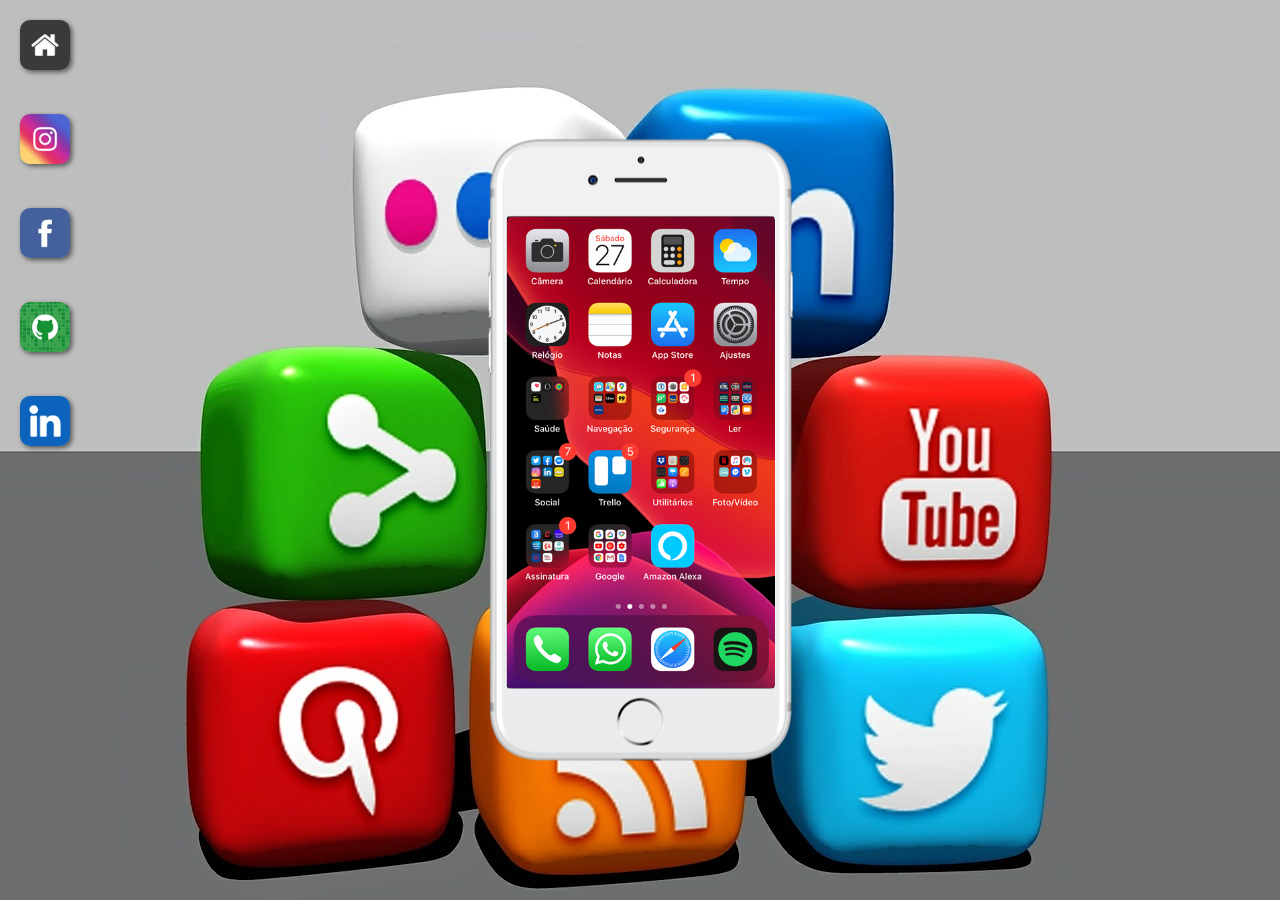
<file: index.html>
<!DOCTYPE html>
<html lang="pt-br">
<head>
    <meta charset="UTF-8">
    <meta name="viewport" content="width=device-width, initial-scale=1.0">
    <title>Projeto redes sociais</title>
    <link rel="shortcut icon" href="favicon.ico" type="image/x-icon">
    <link rel="stylesheet" href="css/style.css">
</head>
<body>
    <main>
        <section id="celular">
            <iframe src="home.html" name="tela" id="tela" frameborder="0">
                Seu navegador não é compativel com iframe!
            </iframe>
        </section>

        <section id="redes-sociais">
            <a href="home.html" target="tela"><img src="imagens/logo-home.jpg" alt="Home"></a><br>
            <a href="instagram.html" target="tela"><img src="imagens/logo-instagram.jpg" alt="Intagram"></a><br>
            <a href="facebook.html" target="tela"><img src="imagens/logo-facebook.jpg" alt="Facebook"></a><br>
            <a href="github.html" target="tela"><img src="imagens/logo-github.jpg" alt="GitHub"></a><br>
            <!--<a href="youtube.html" target="tela"><img src="imagens/logo-youtube.jpg" alt="Youtube"></a><br>-->
            <a href="linkedin.html" target="tela"><img src="imagens/linkedin.png" alt="Linkedin"></a>
            
        </section>
    </main>
  
</body>
</html>
</file>
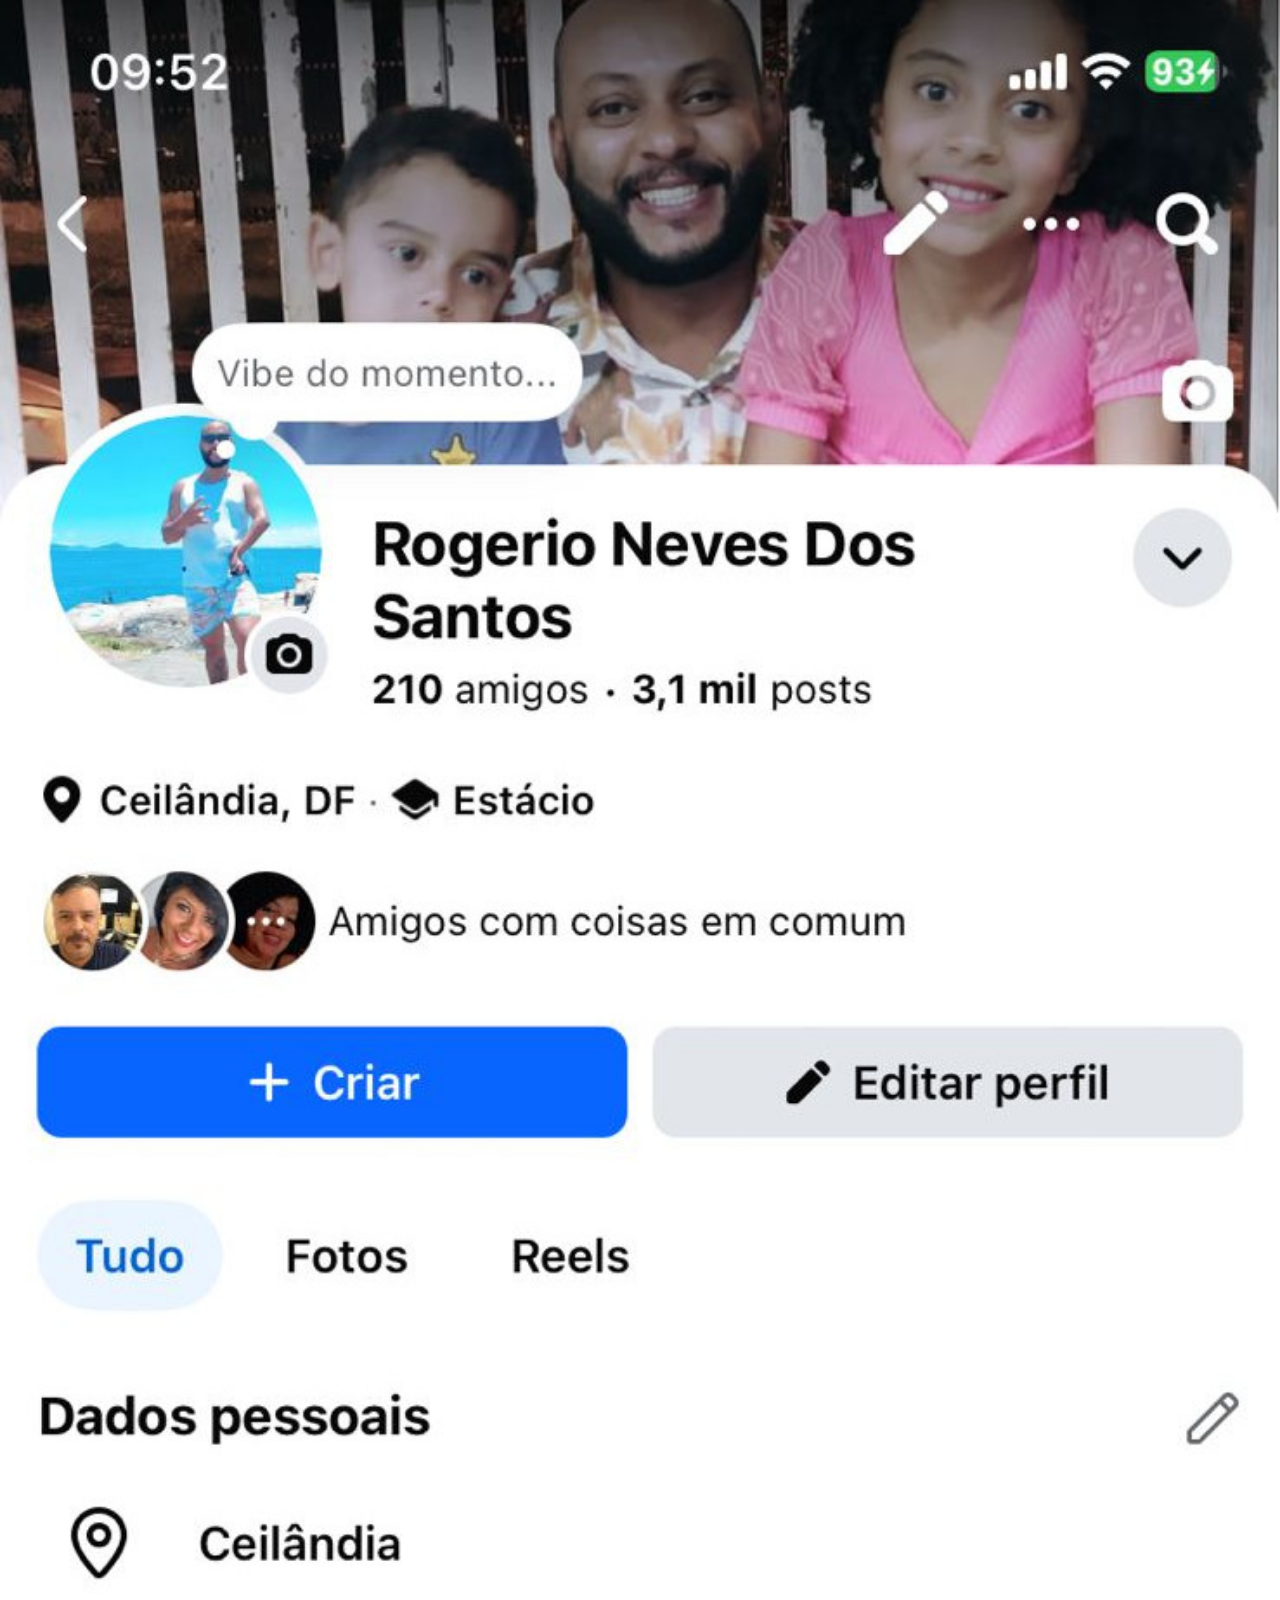
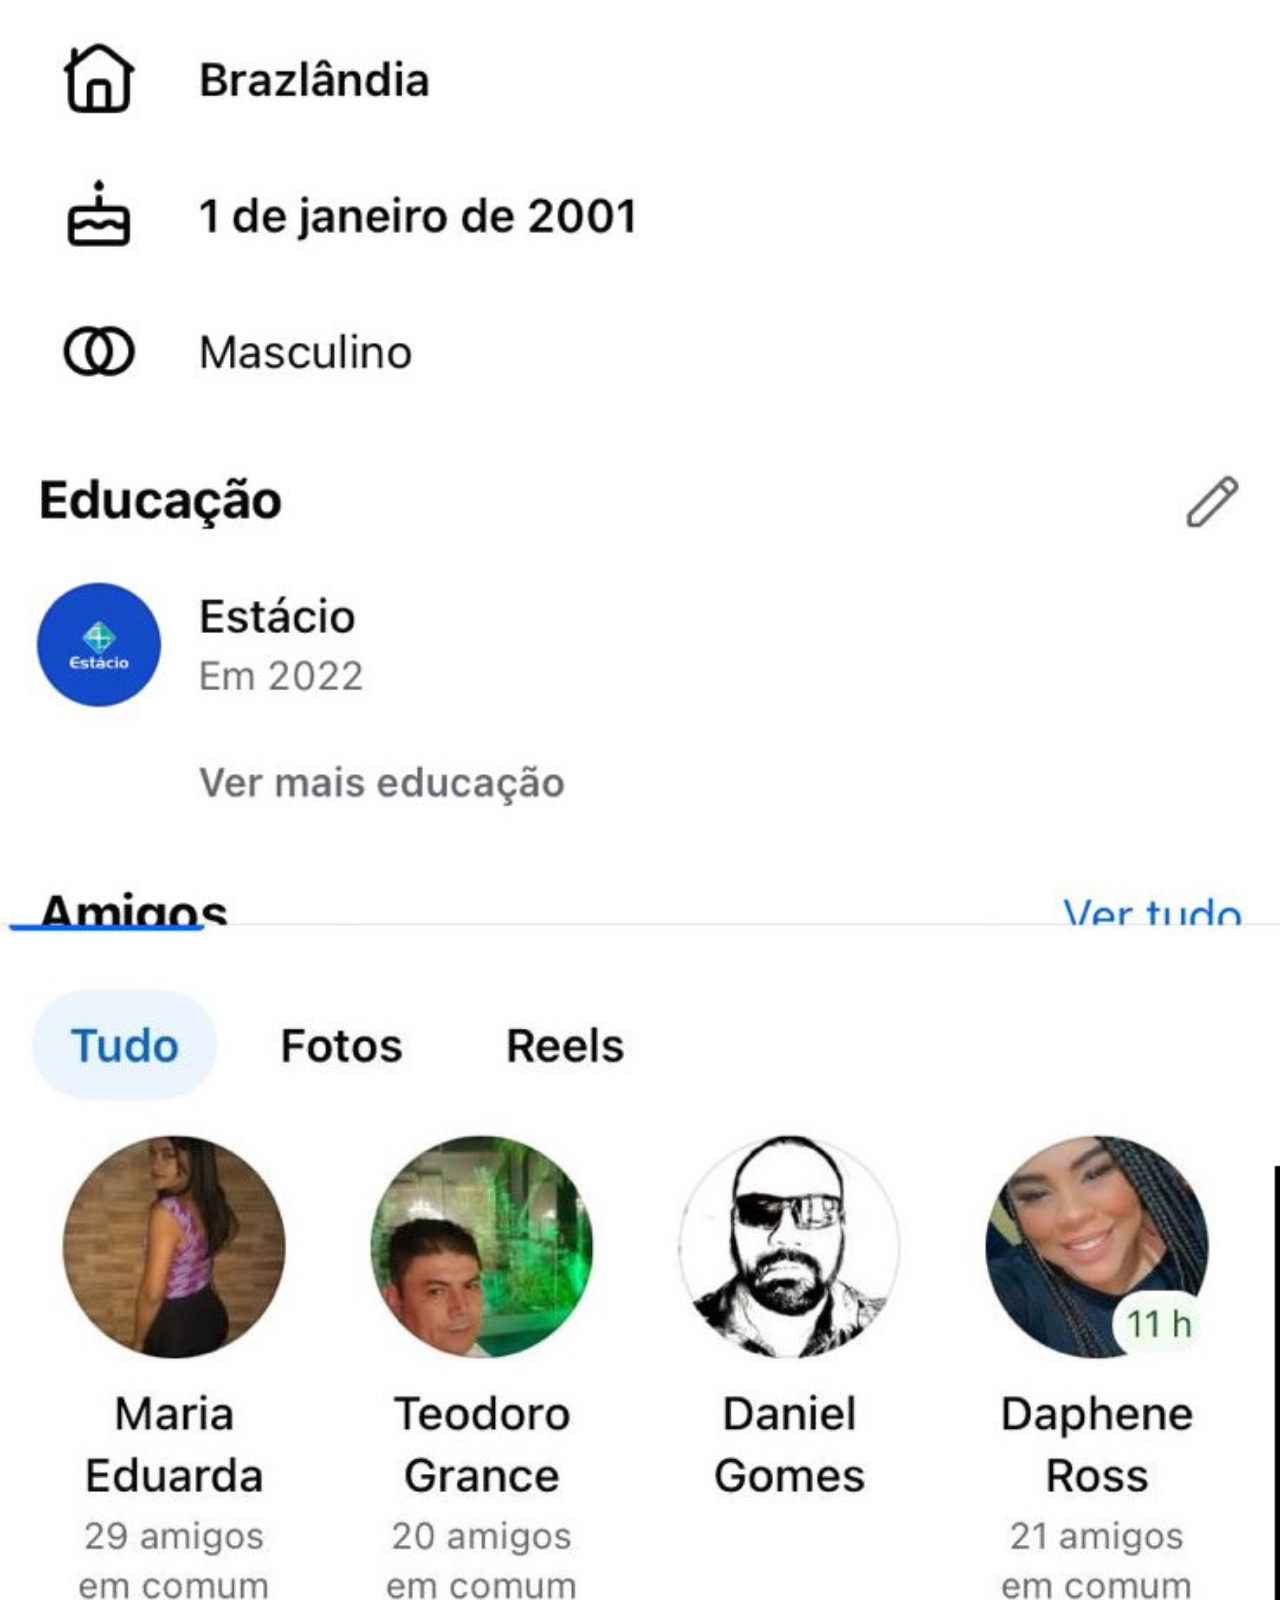
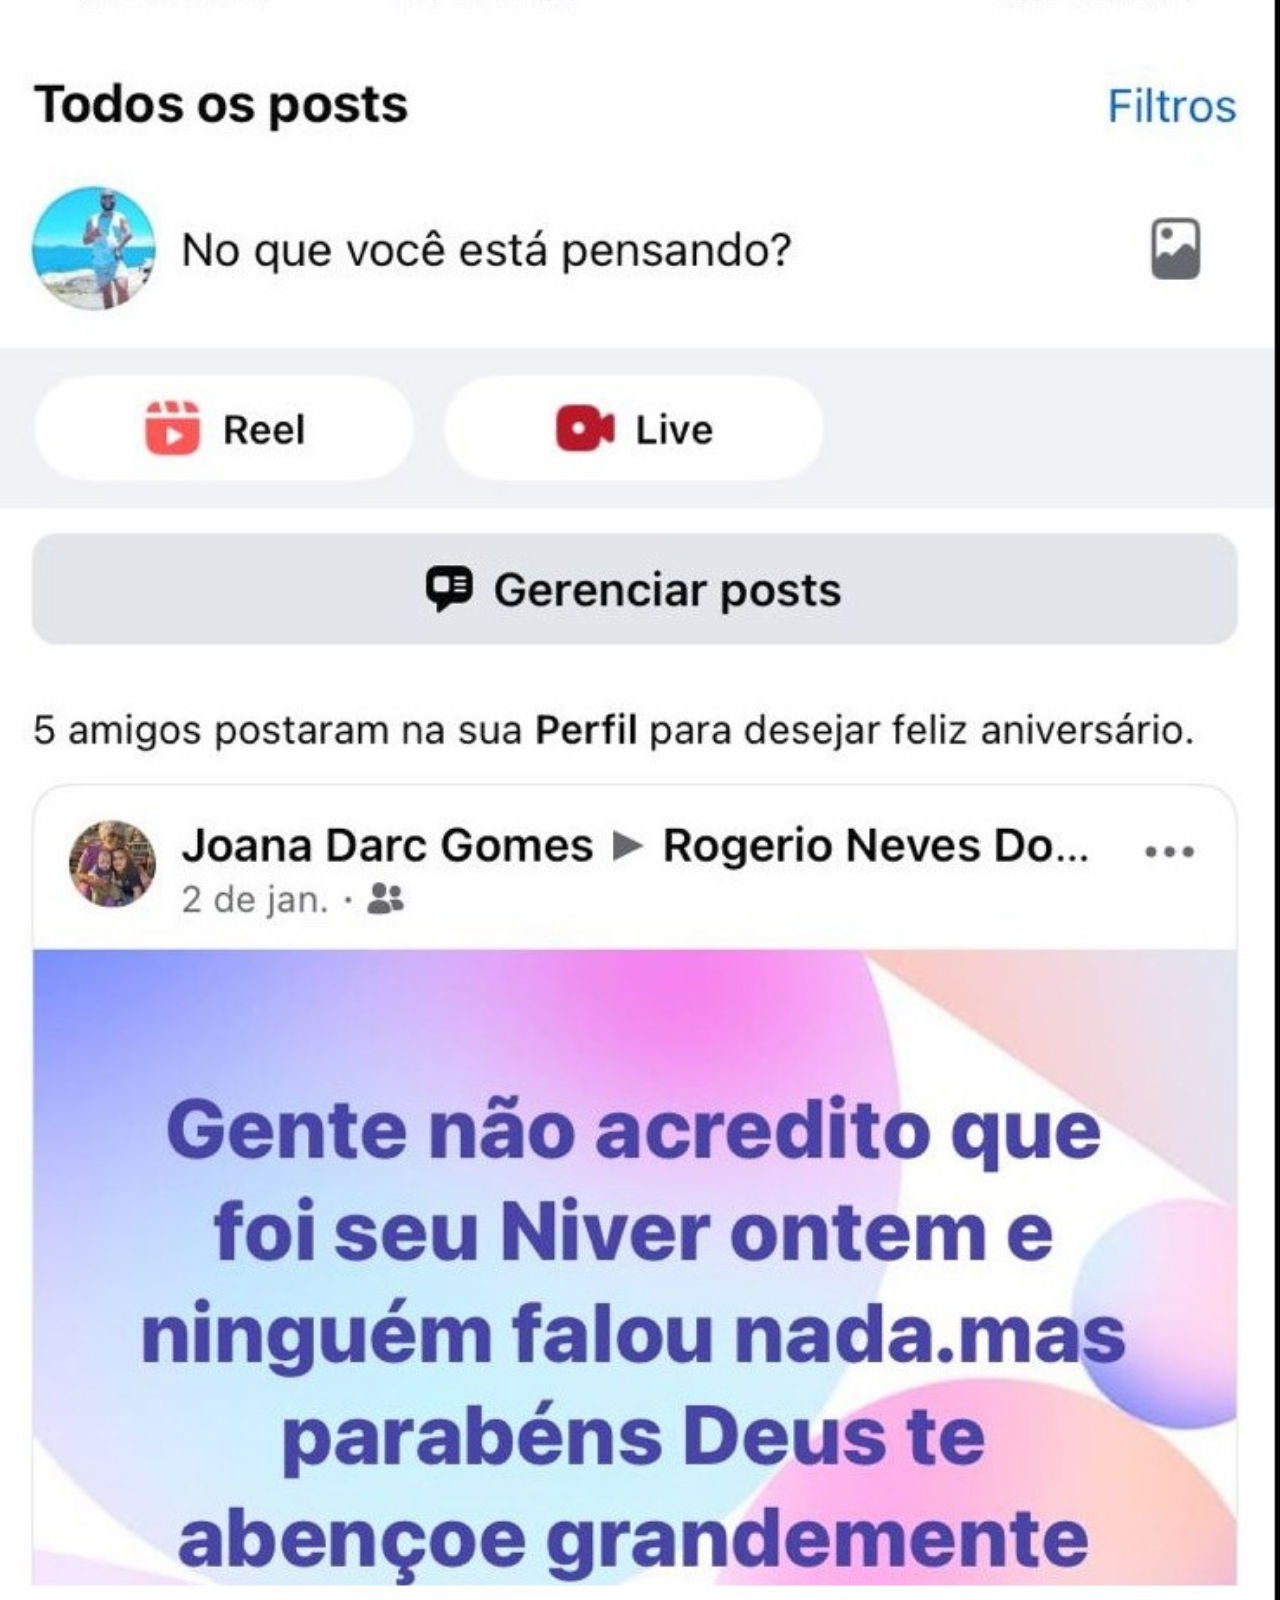
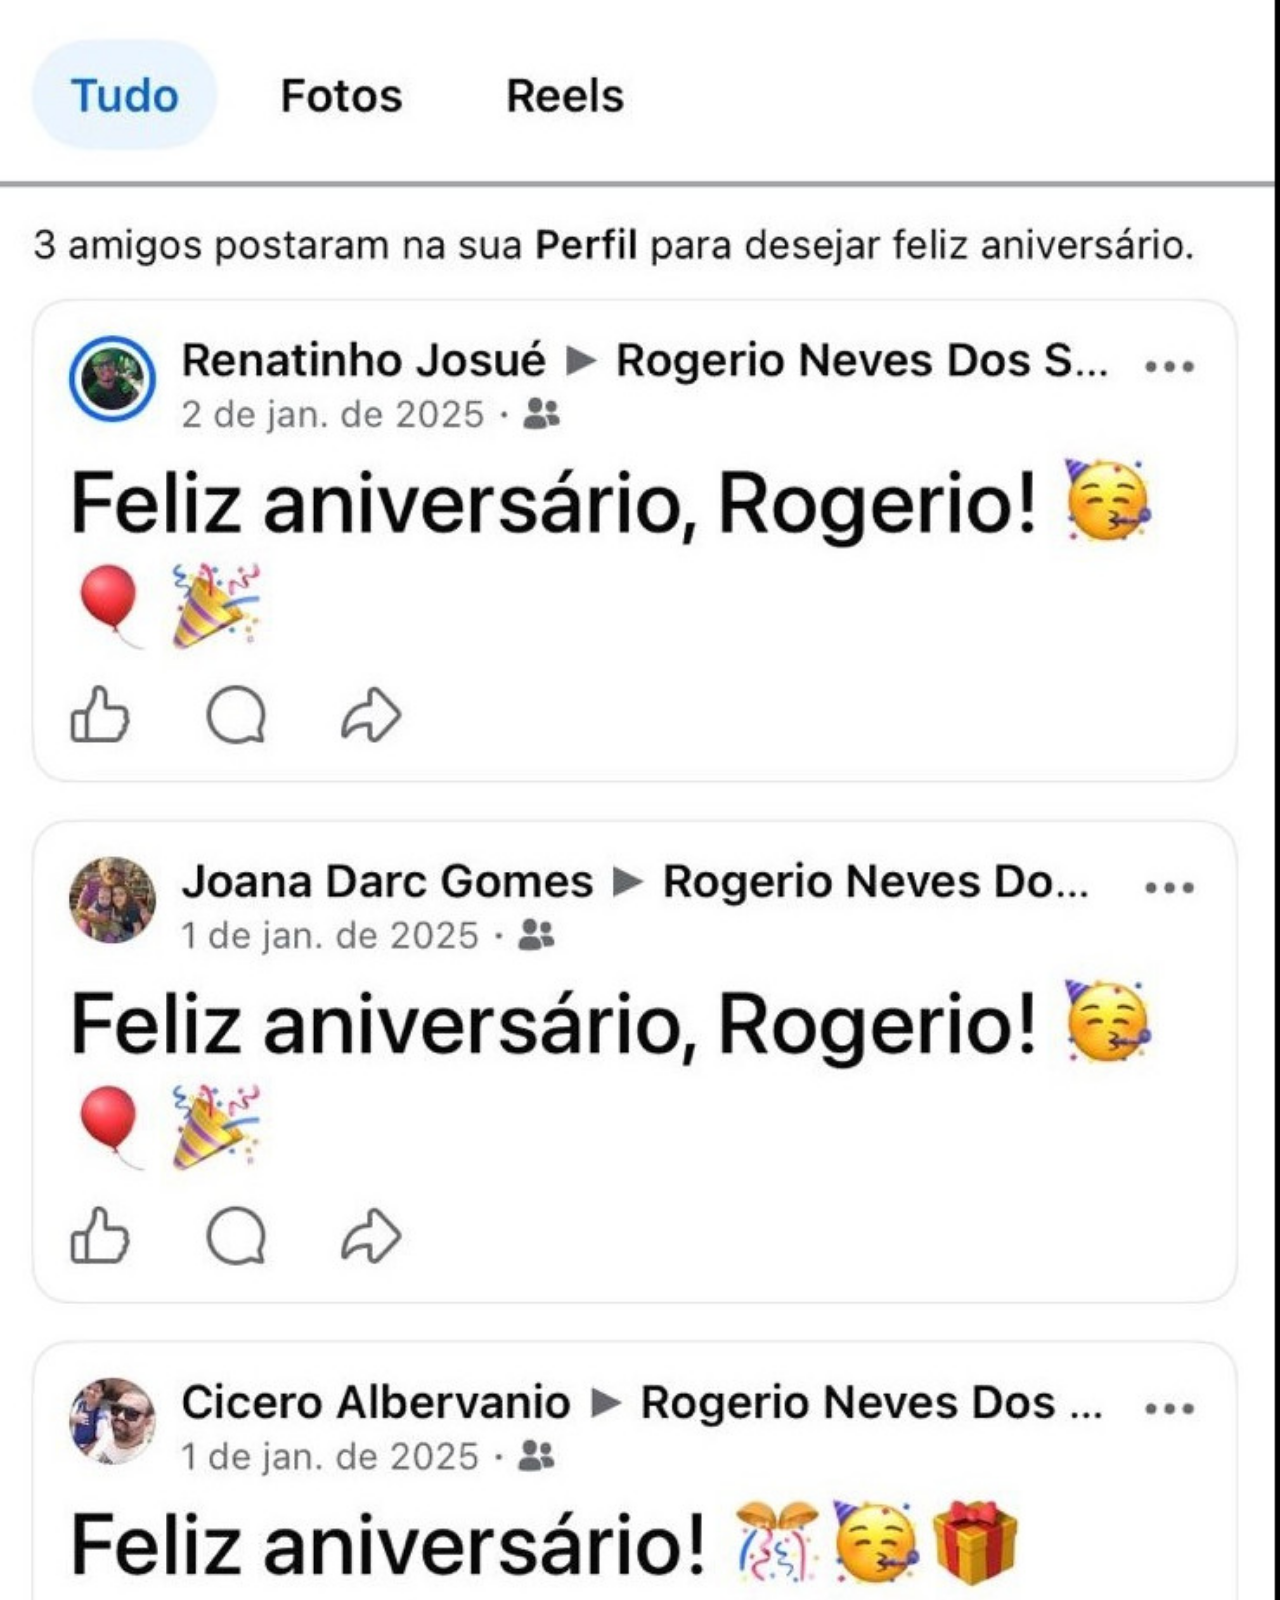
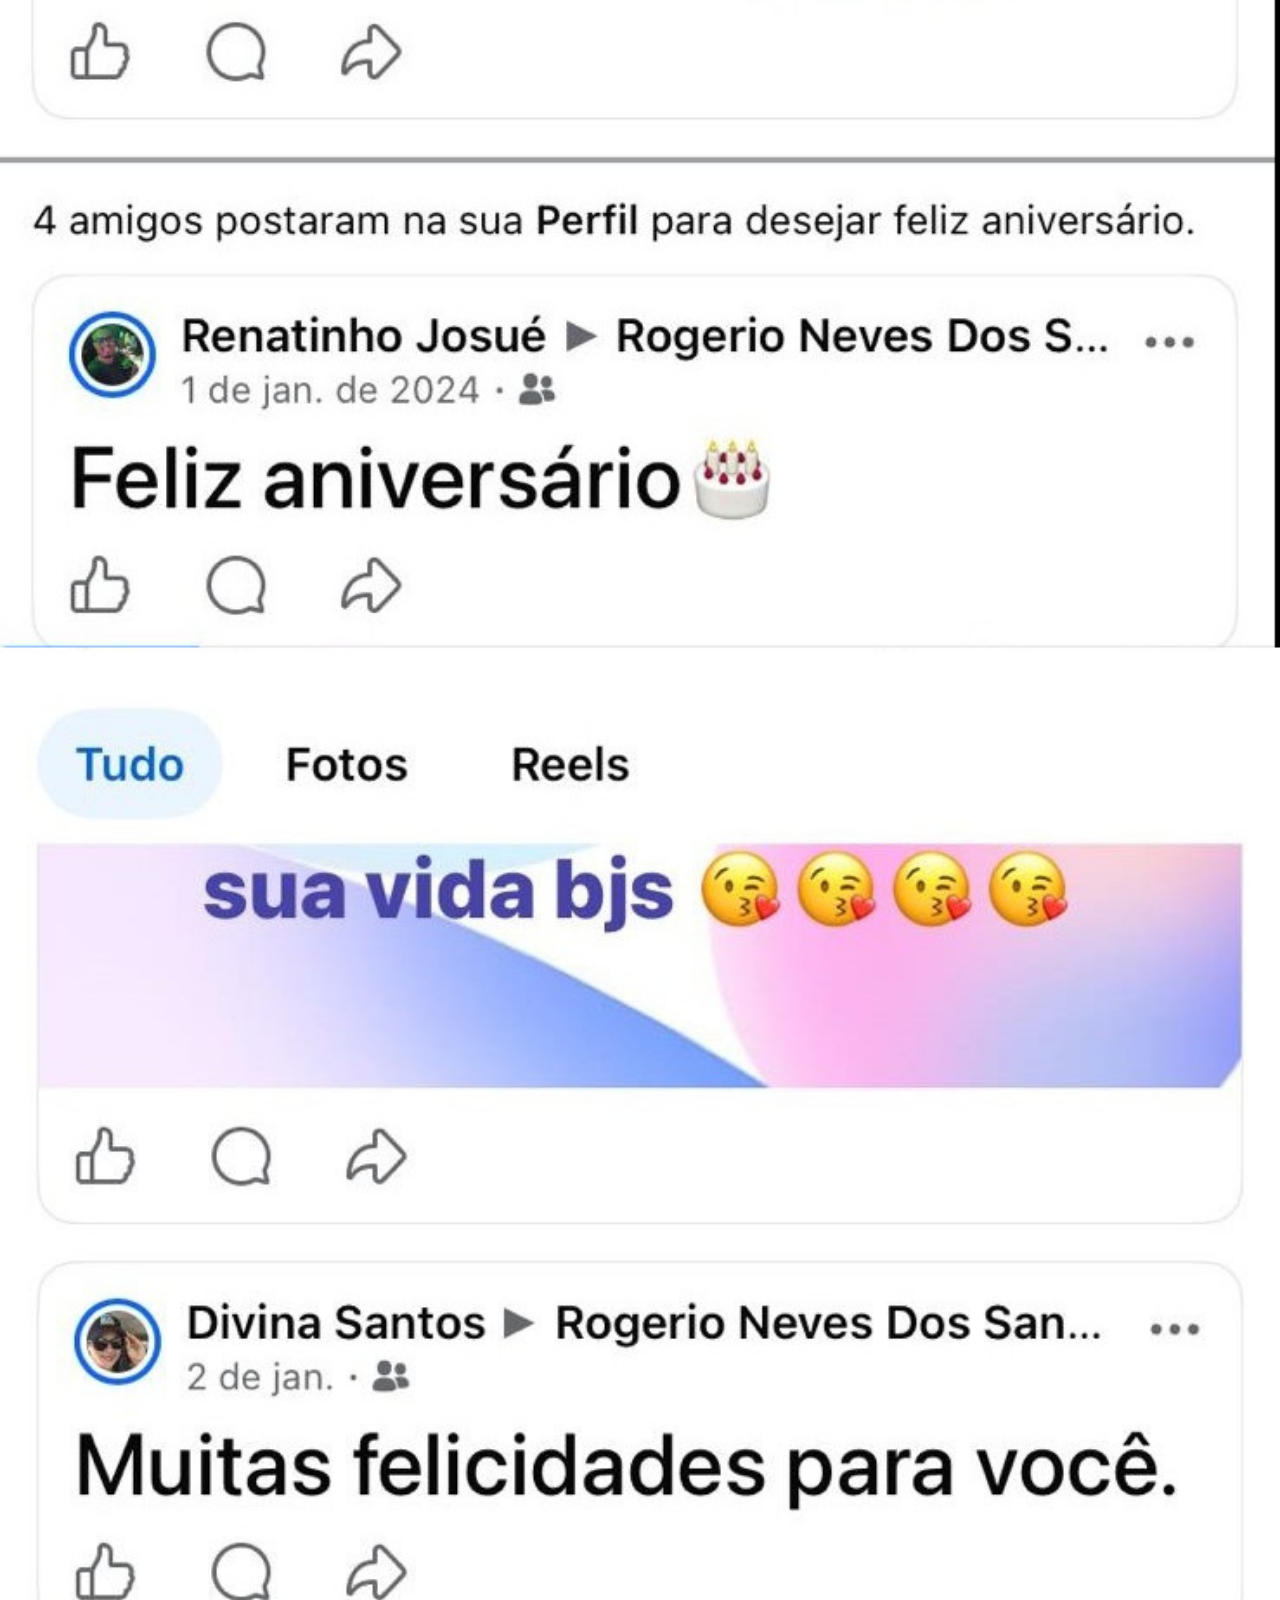
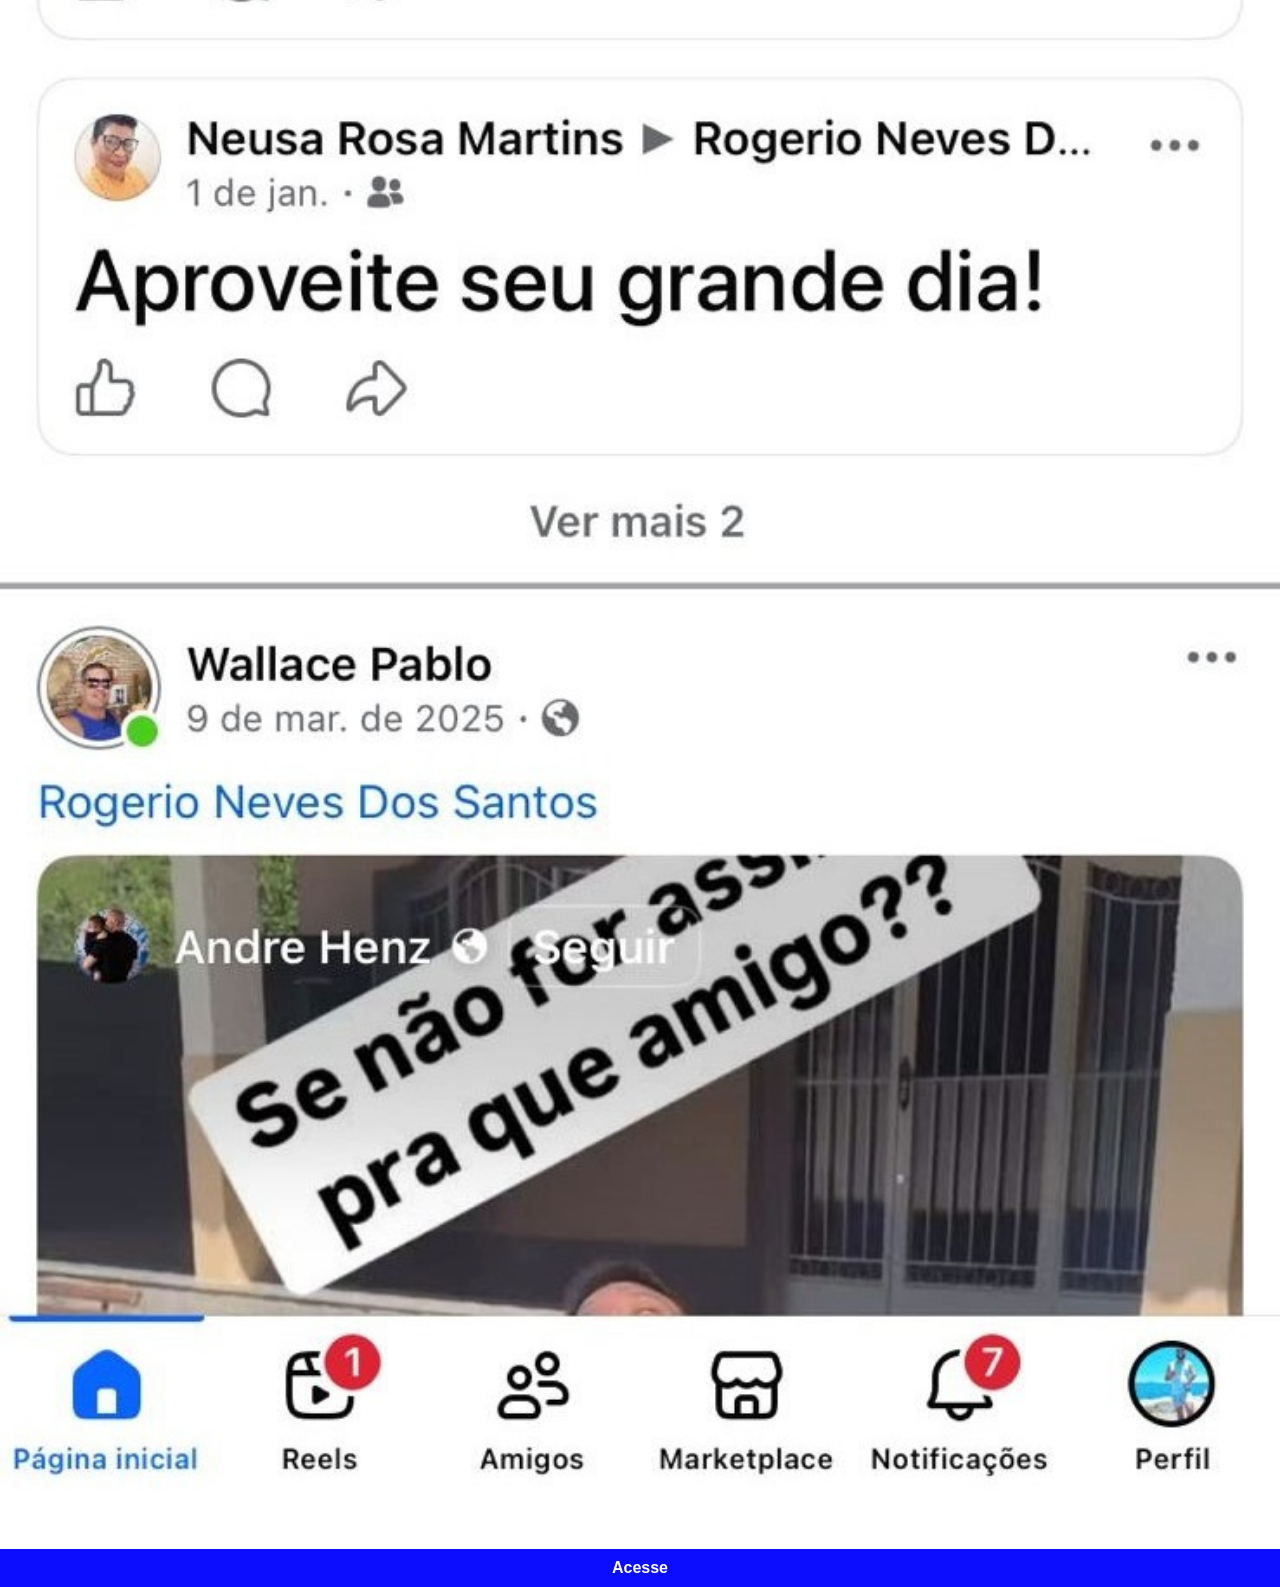
<file: facebook.html>
<!DOCTYPE html>
<html lang="pt-br">
<head>
    <meta charset="UTF-8">
    <meta name="viewport" content="width=device-width, initial-scale=1.0">
    <title>Facebook</title>
    <link rel="stylesheet" href="css/style_facebook.css">
</head>
<body>
    <img src="imagens/tela-facebook2.jpg" alt="Facebook">
    <a href="https://www.facebook.com/rogerio.nevesdossantos.1" target="_blank">Acesse</a>
</body>
</html>
</file>
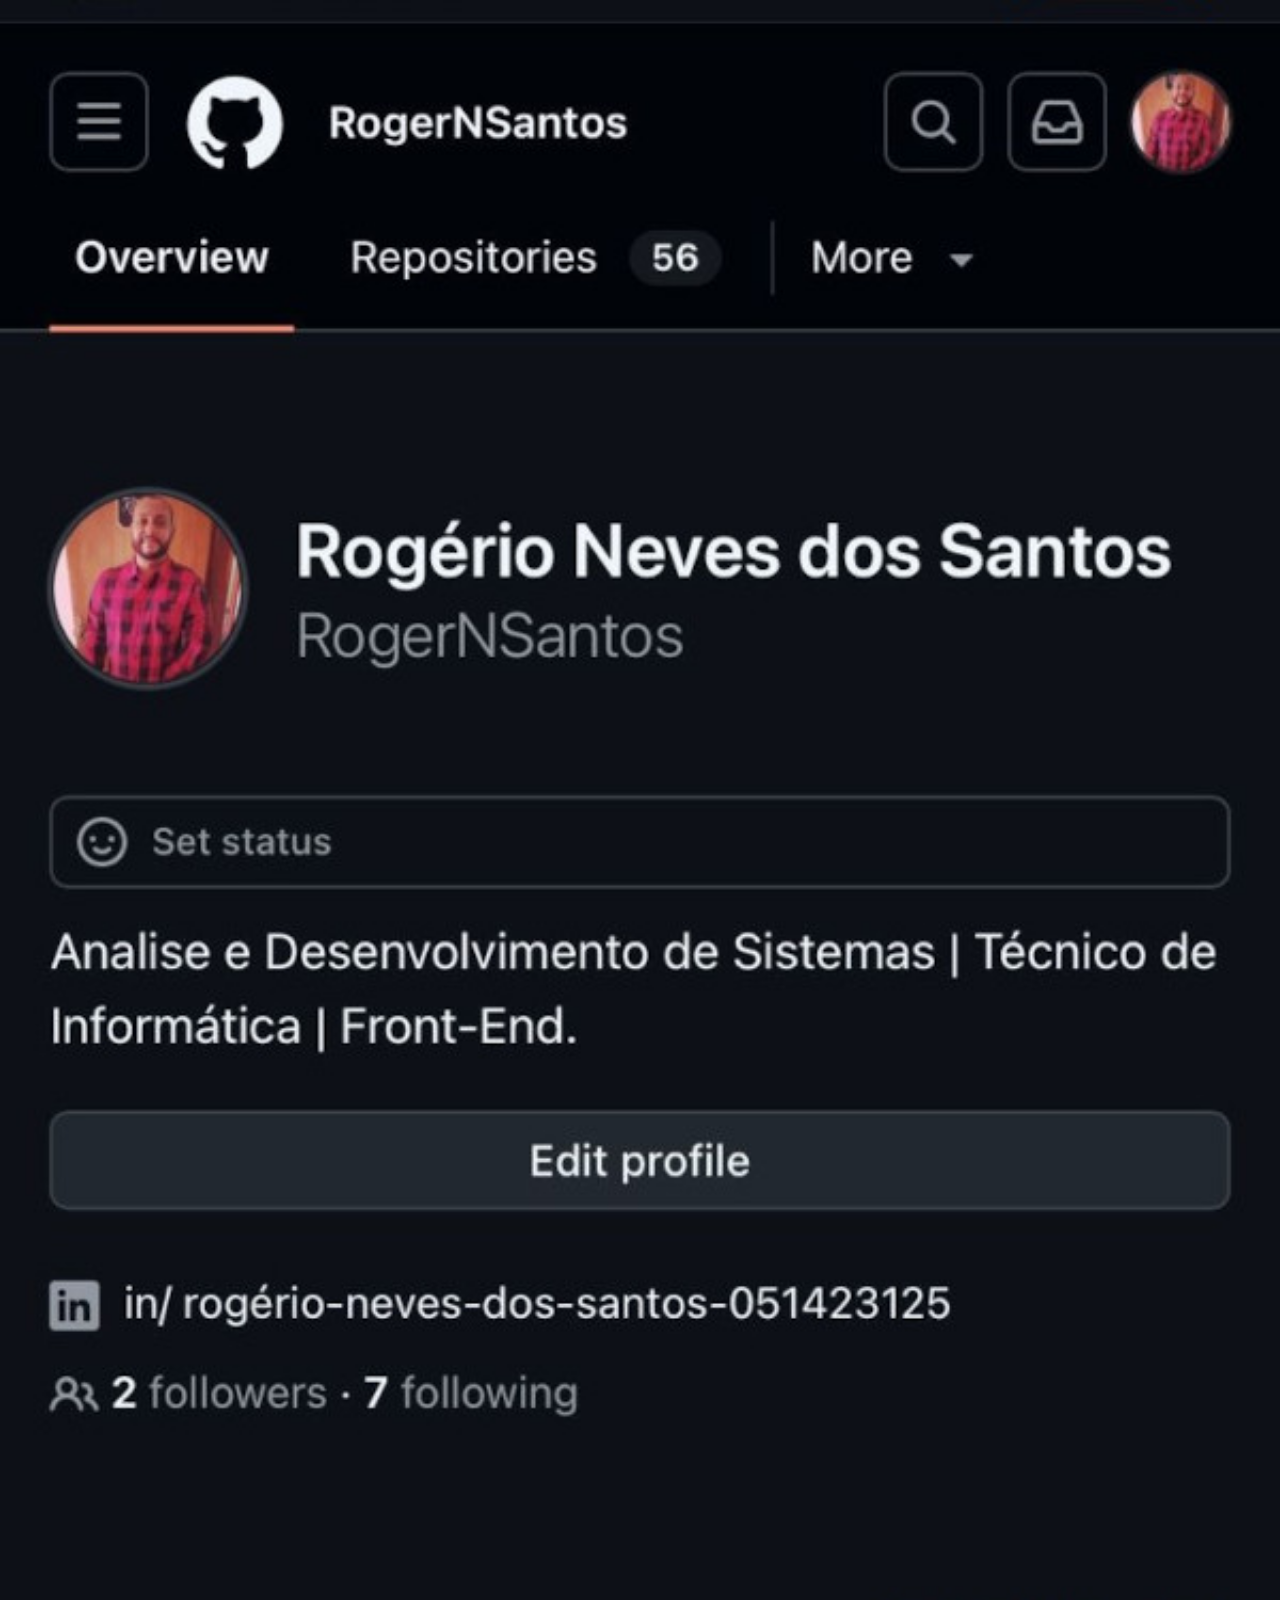
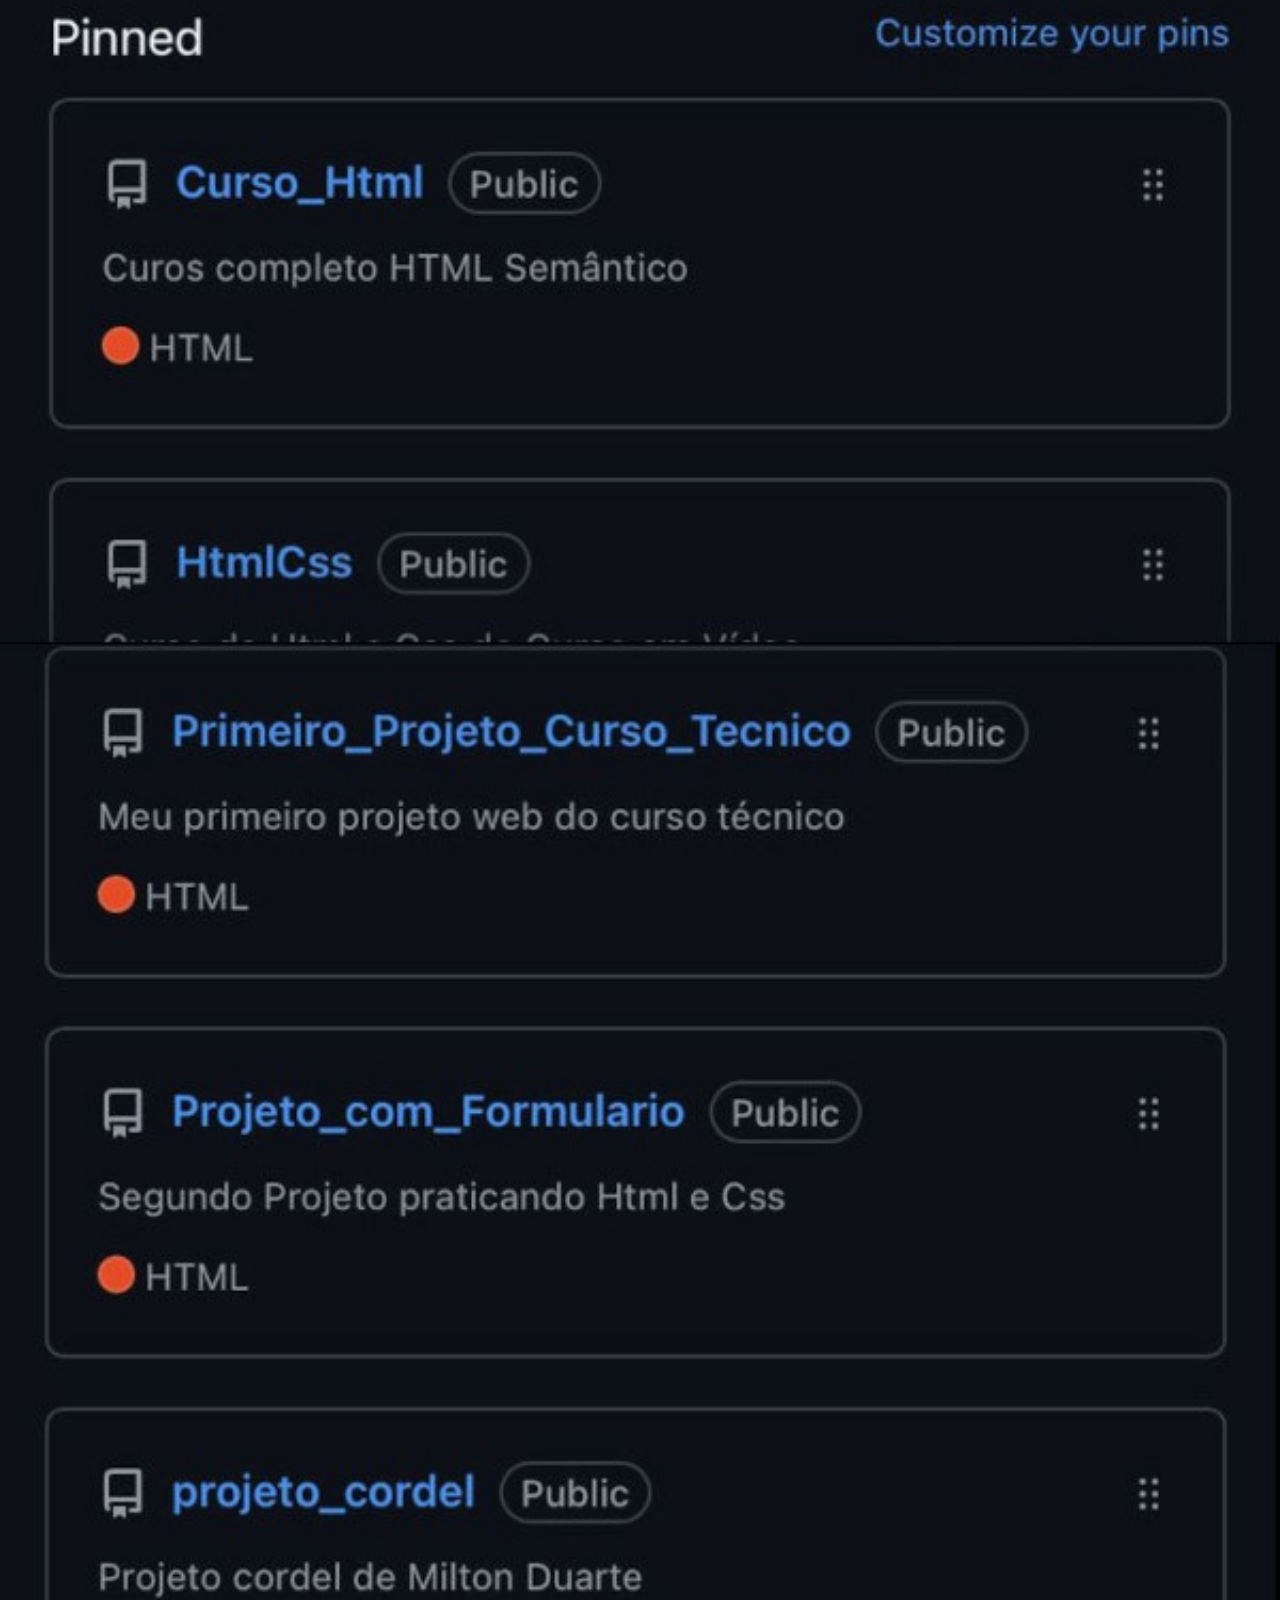
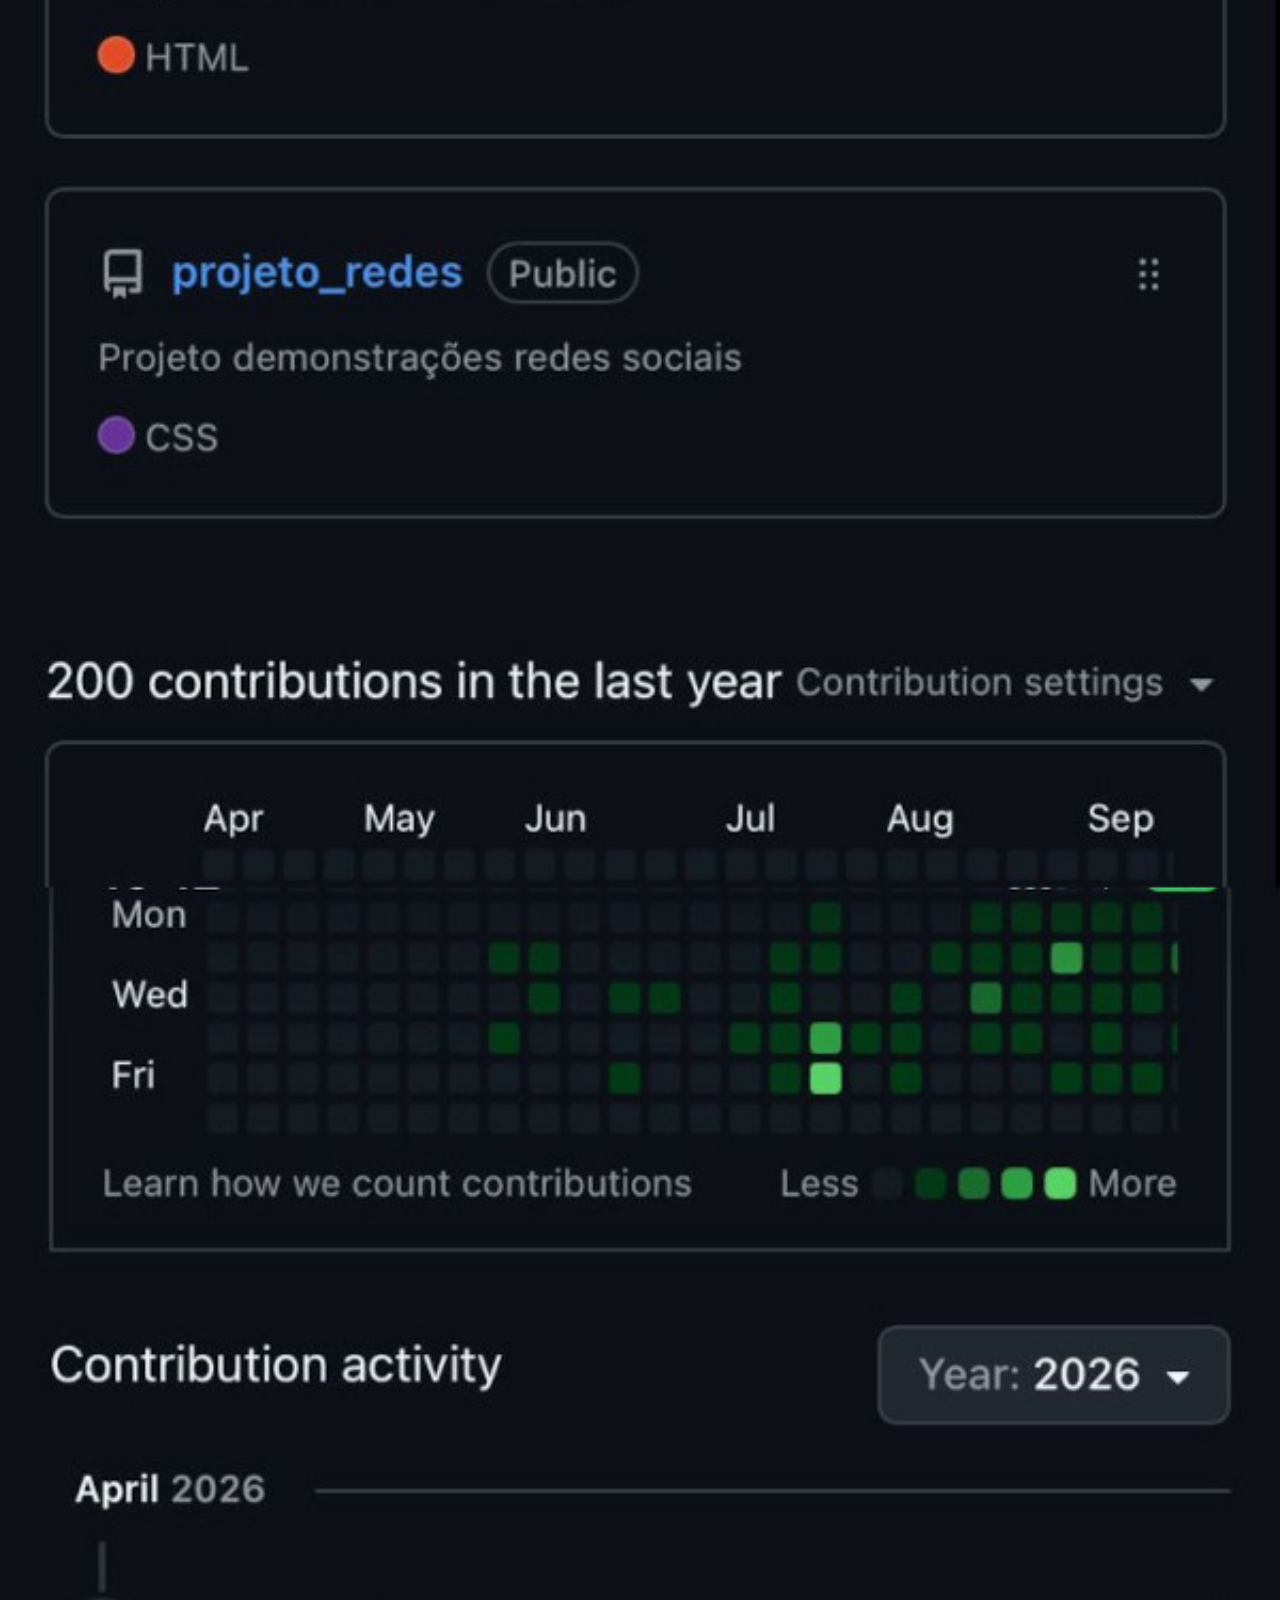
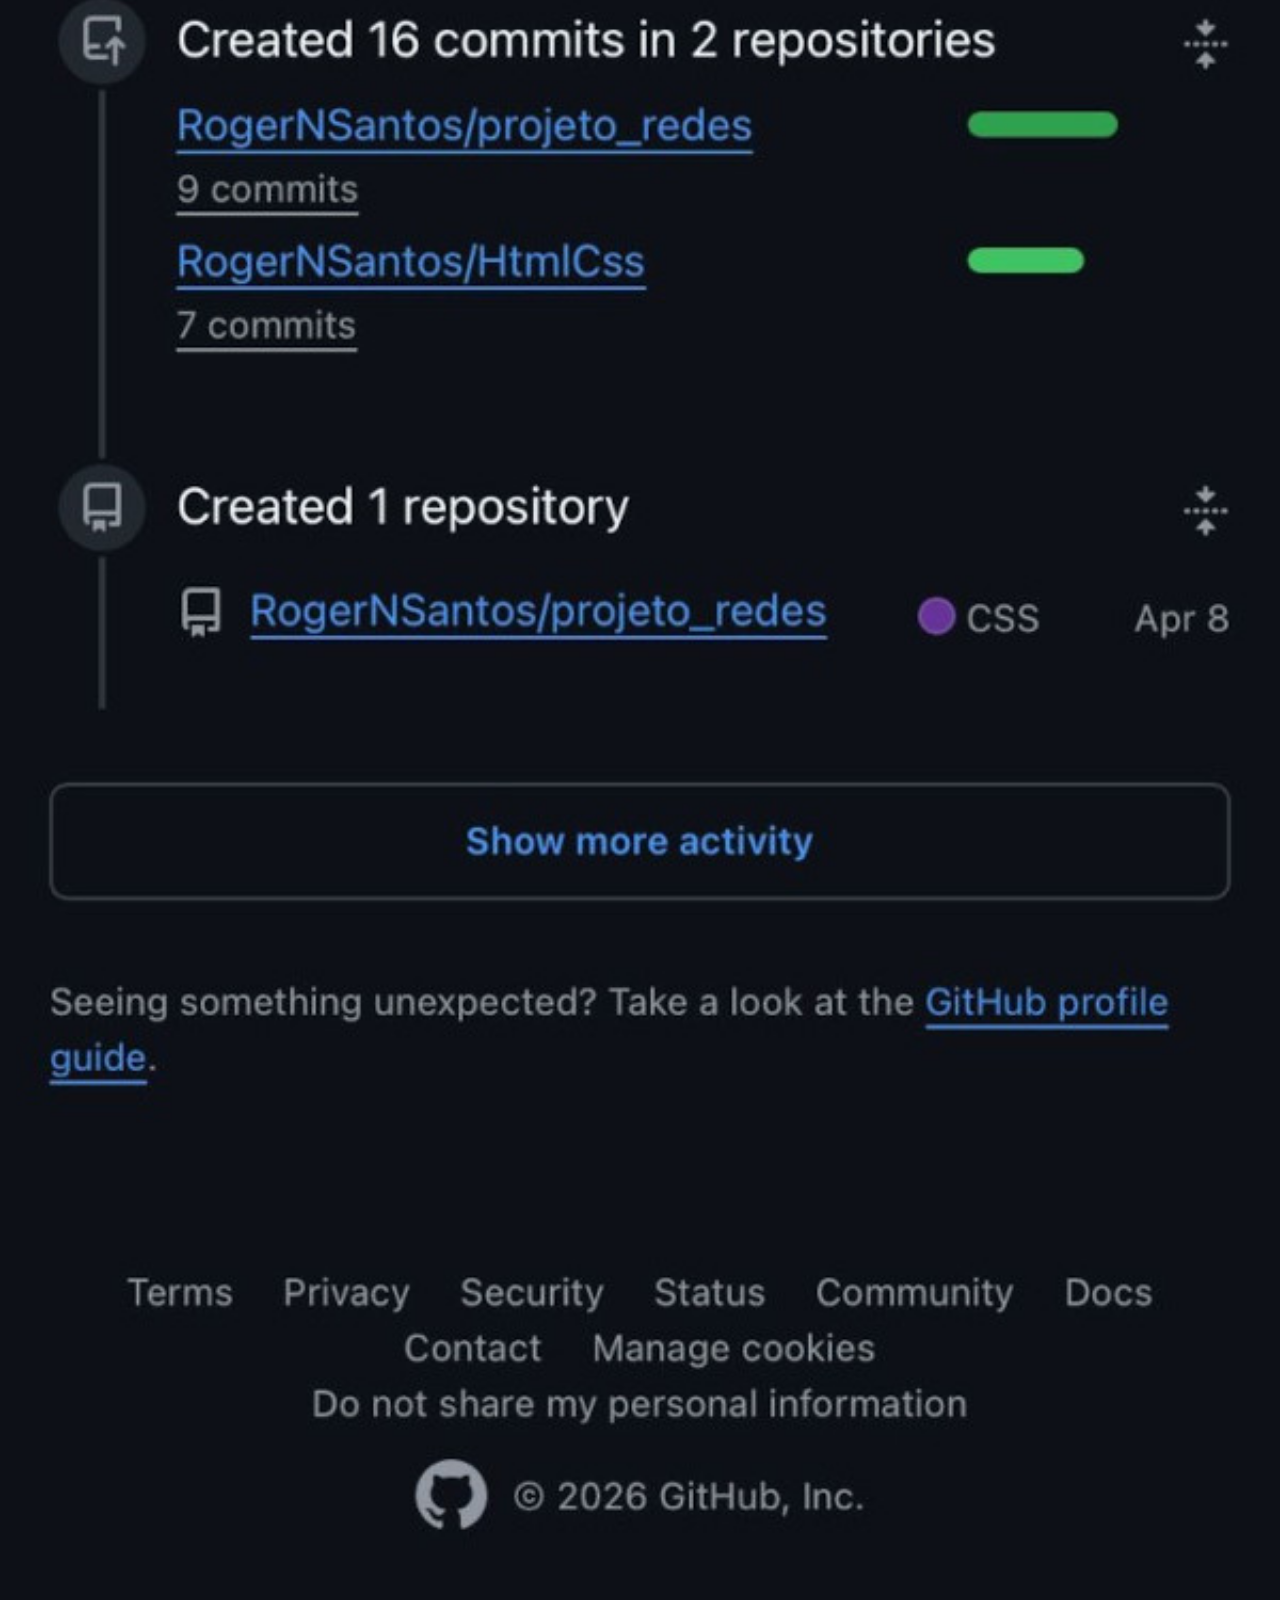
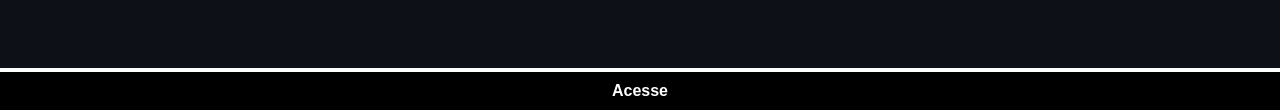
<file: github.html>
<!DOCTYPE html>
<html lang="pt-br">
<head>
    <meta charset="UTF-8">
    <meta name="viewport" content="width=device-width, initial-scale=1.0">
    <title>GitHub</title>
    <link rel="stylesheet" href="css/style_github.css">
</head>
<body>
    <img src="imagens/Tela-github2.jpg" alt="GiHub">
    <a href="https://github.com/RogerNSantos" target="_blank">Acesse</a>
</body>
</html>
</file>
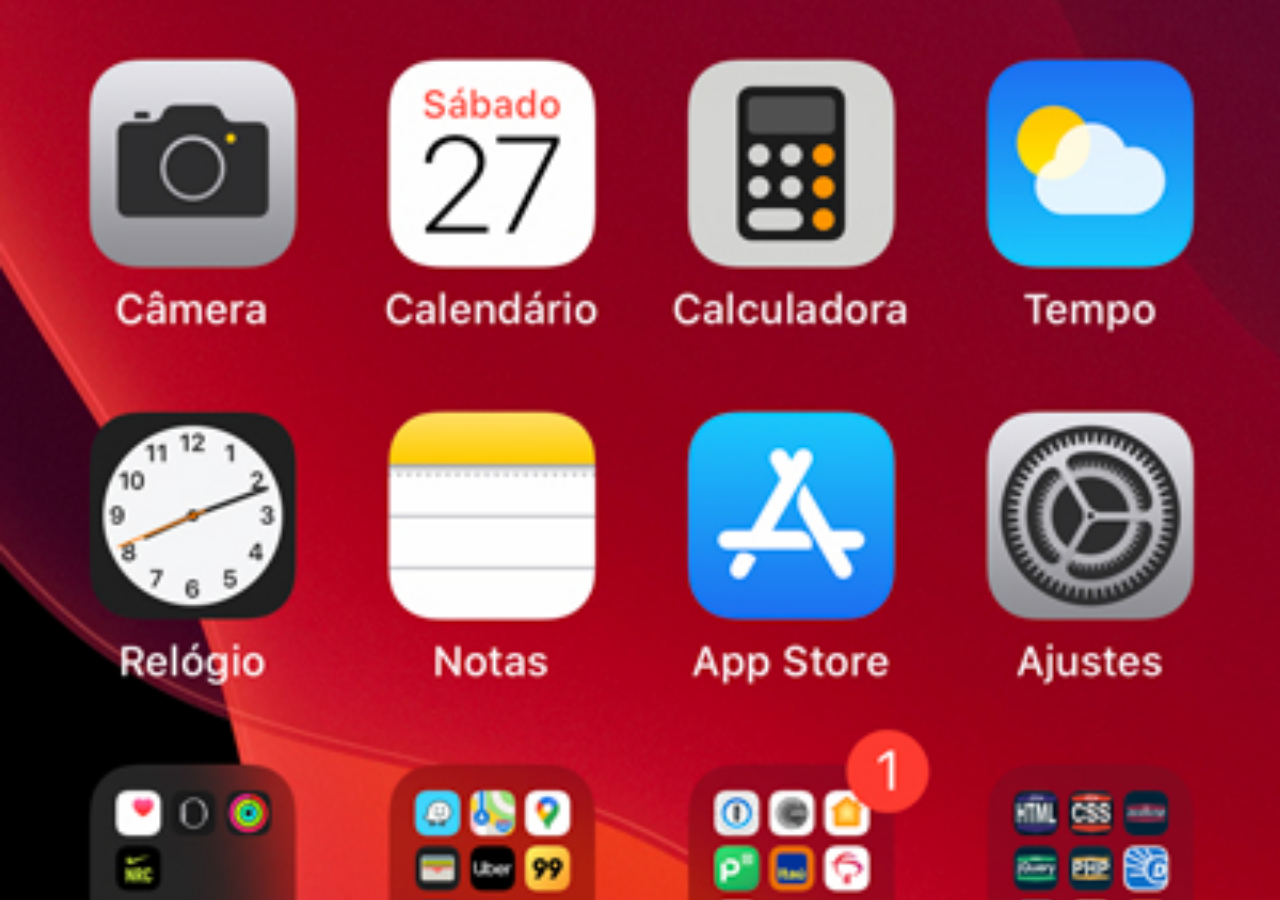
<file: home.html>
<!DOCTYPE pt-br>
<html lang="en">
<head>
    <meta charset="UTF-8">
    <meta name="viewport" content="width=device-width, initial-scale=1.0">
    <title>Home</title>

    <style>
        *{
            margin: 0px;
            padding: 0px;
        }

        body{
            width: 100vw;
            height: 100vh;
            background: black url('imagens/tela-home.jpg') no-repeat top center;
            background-size: cover;
        }

    </style>
</head>
<body>
    
</body>
</html>
</file>
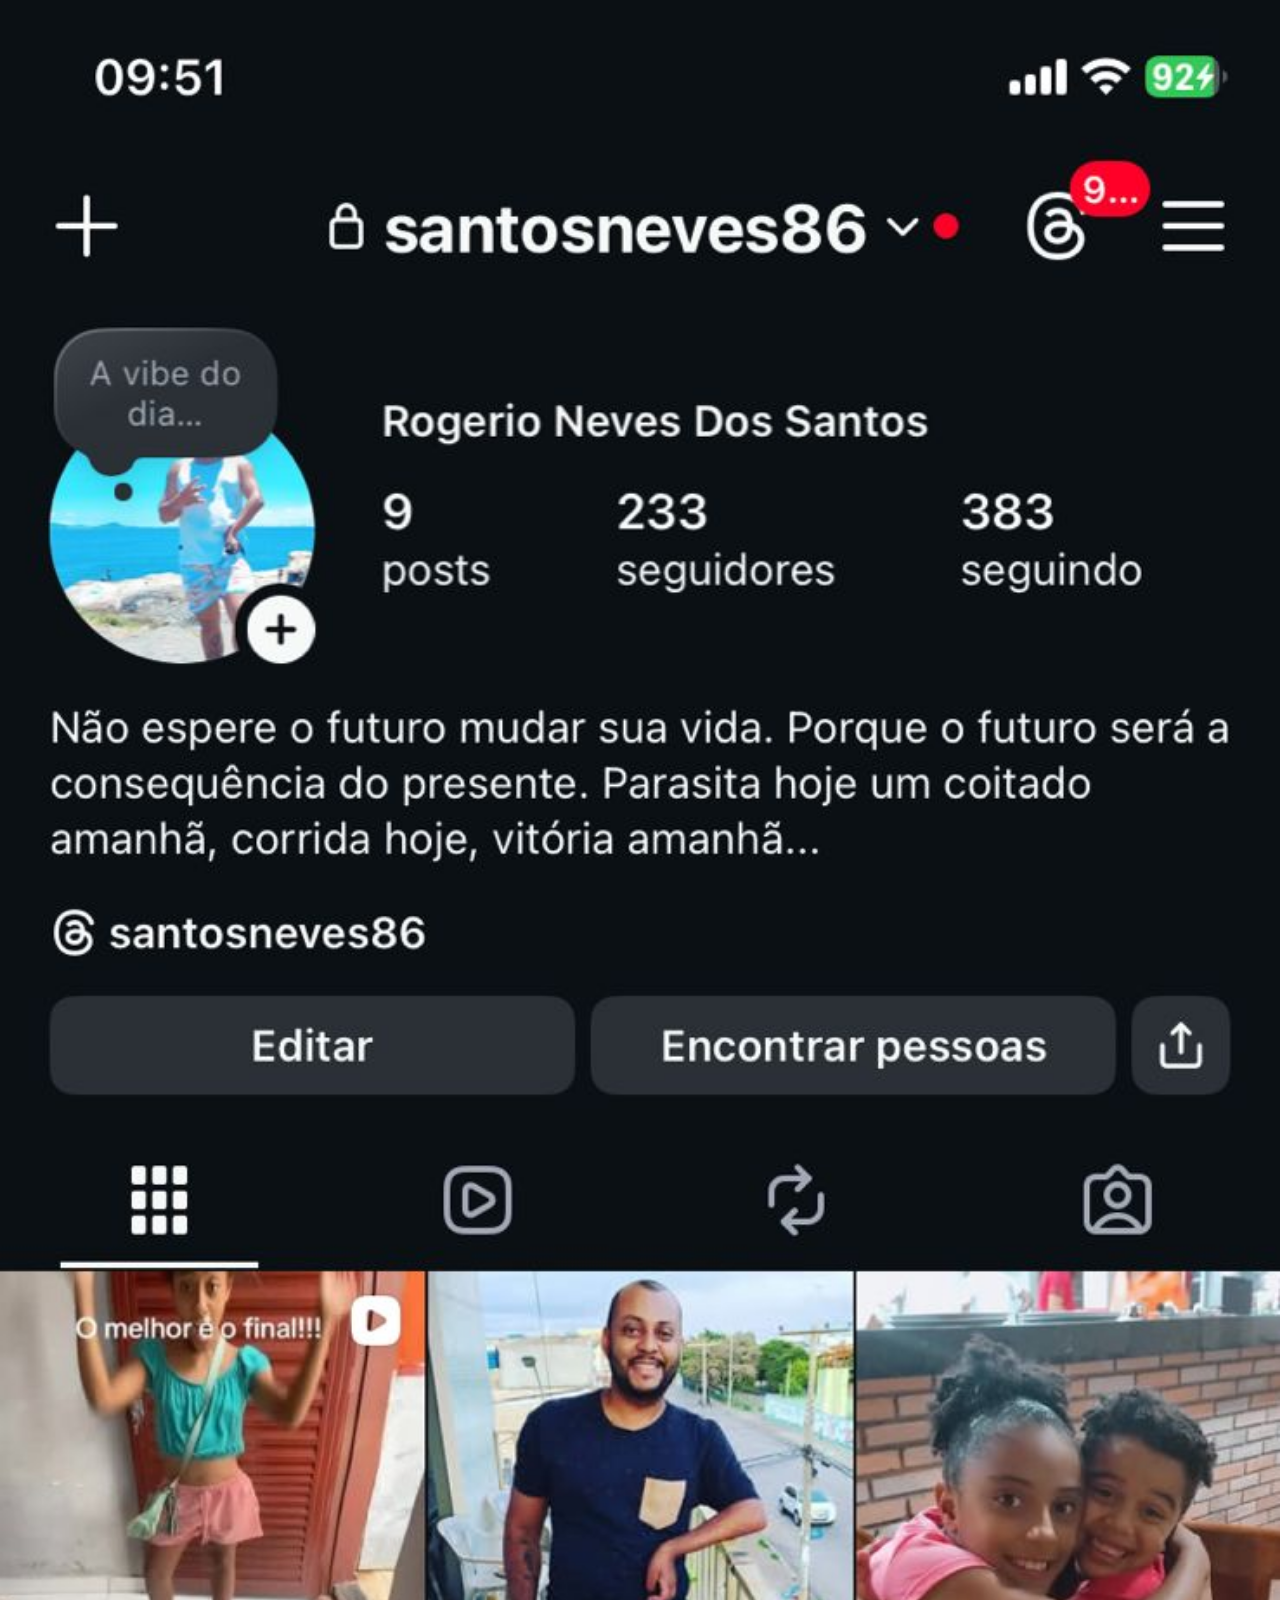
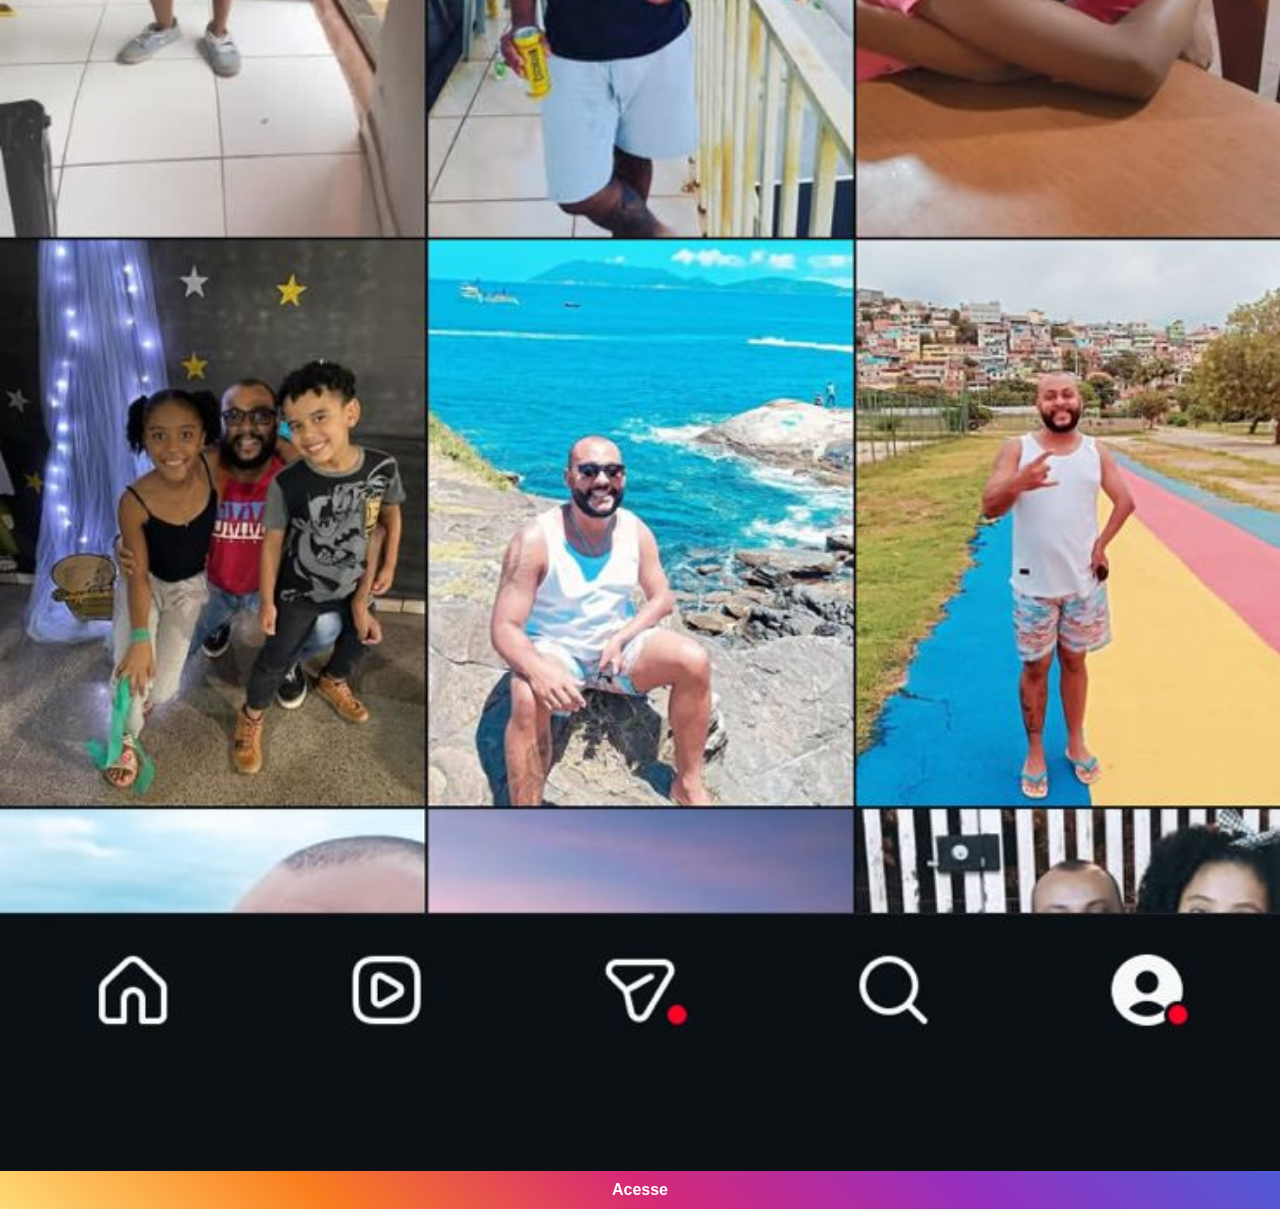
<file: instagram.html>
<!DOCTYPE pt-br>
<html lang="en">
<head>
    <meta charset="UTF-8">
    <meta name="viewport" content="width=device-width, initial-scale=1.0">
    <title>Instagram</title>
    <link rel="stylesheet" href="css/style_instagram.css">
</head>
<body>
    <img src="imagens/instagram.jpeg" alt="Intagram">
    <a href="https://www.instagram.com/santosneves86/" target="_blank">Acesse</a>
</body>
</html>
</file>
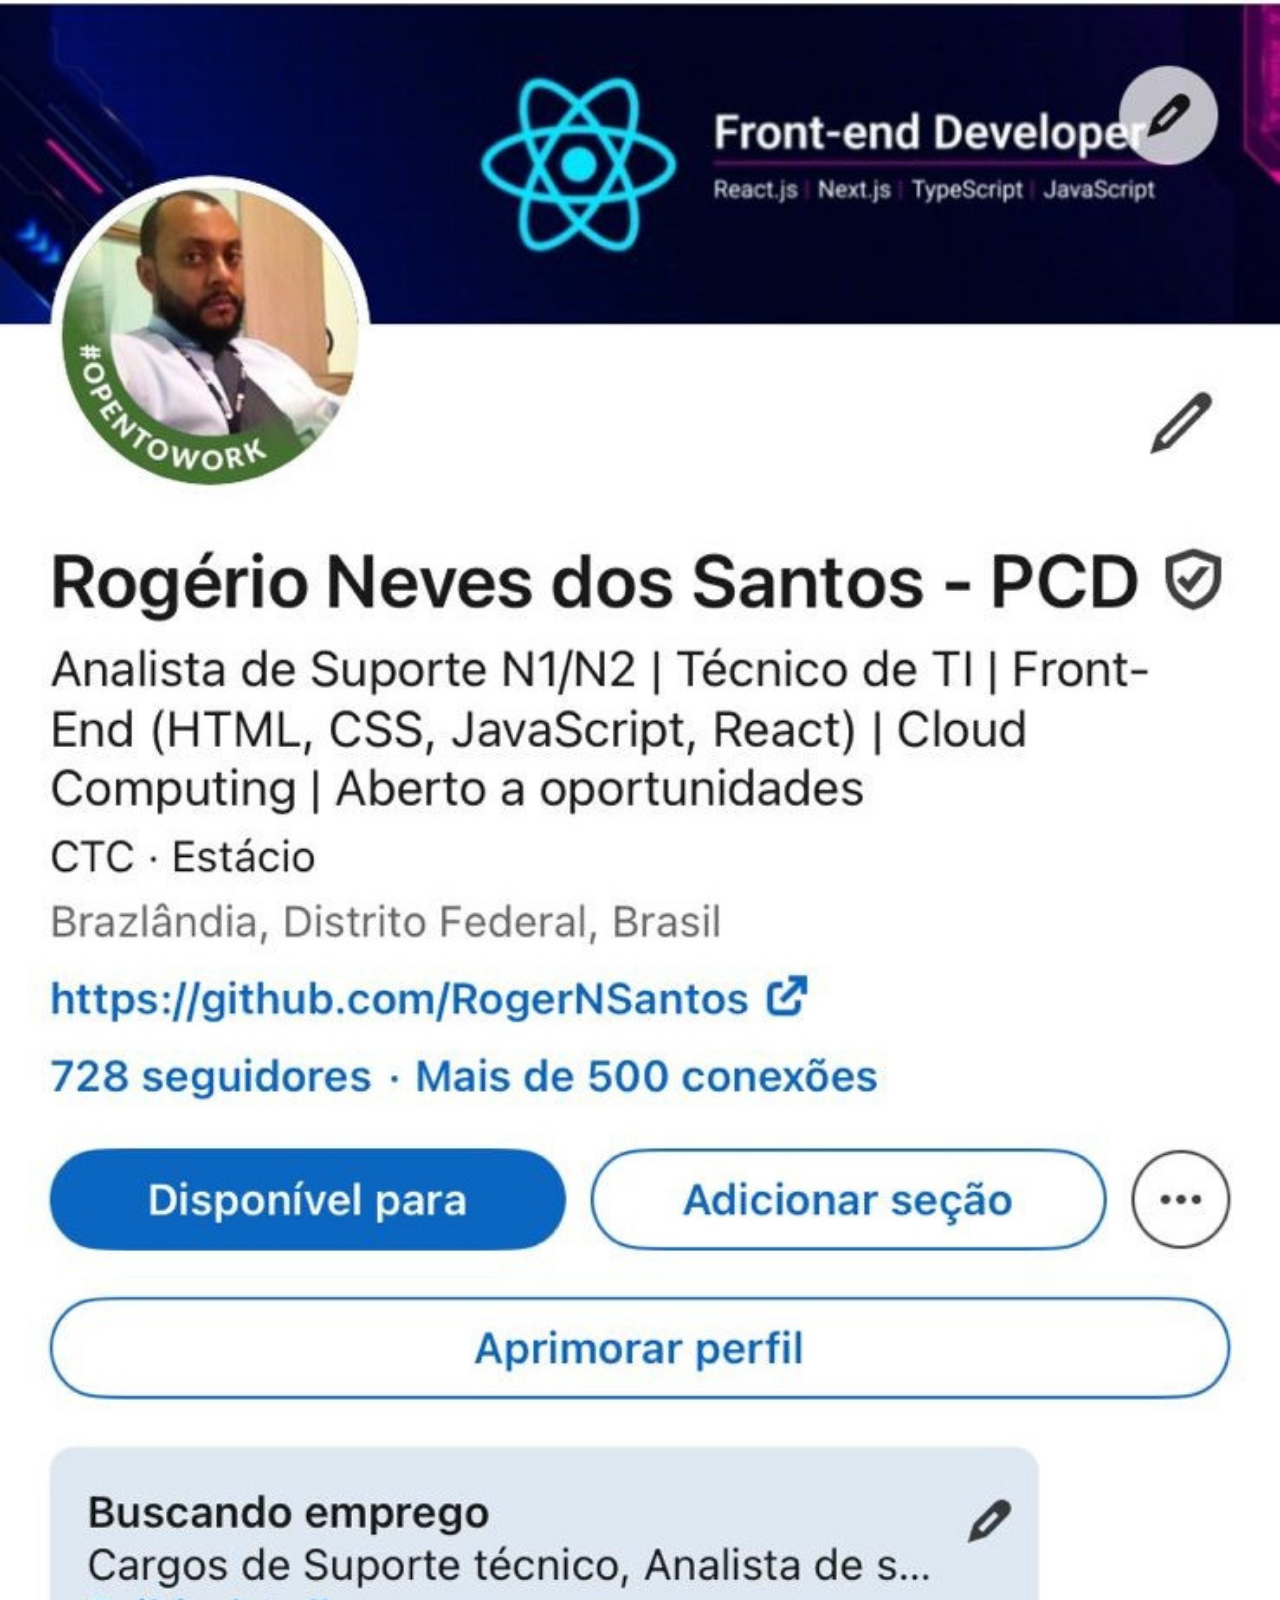
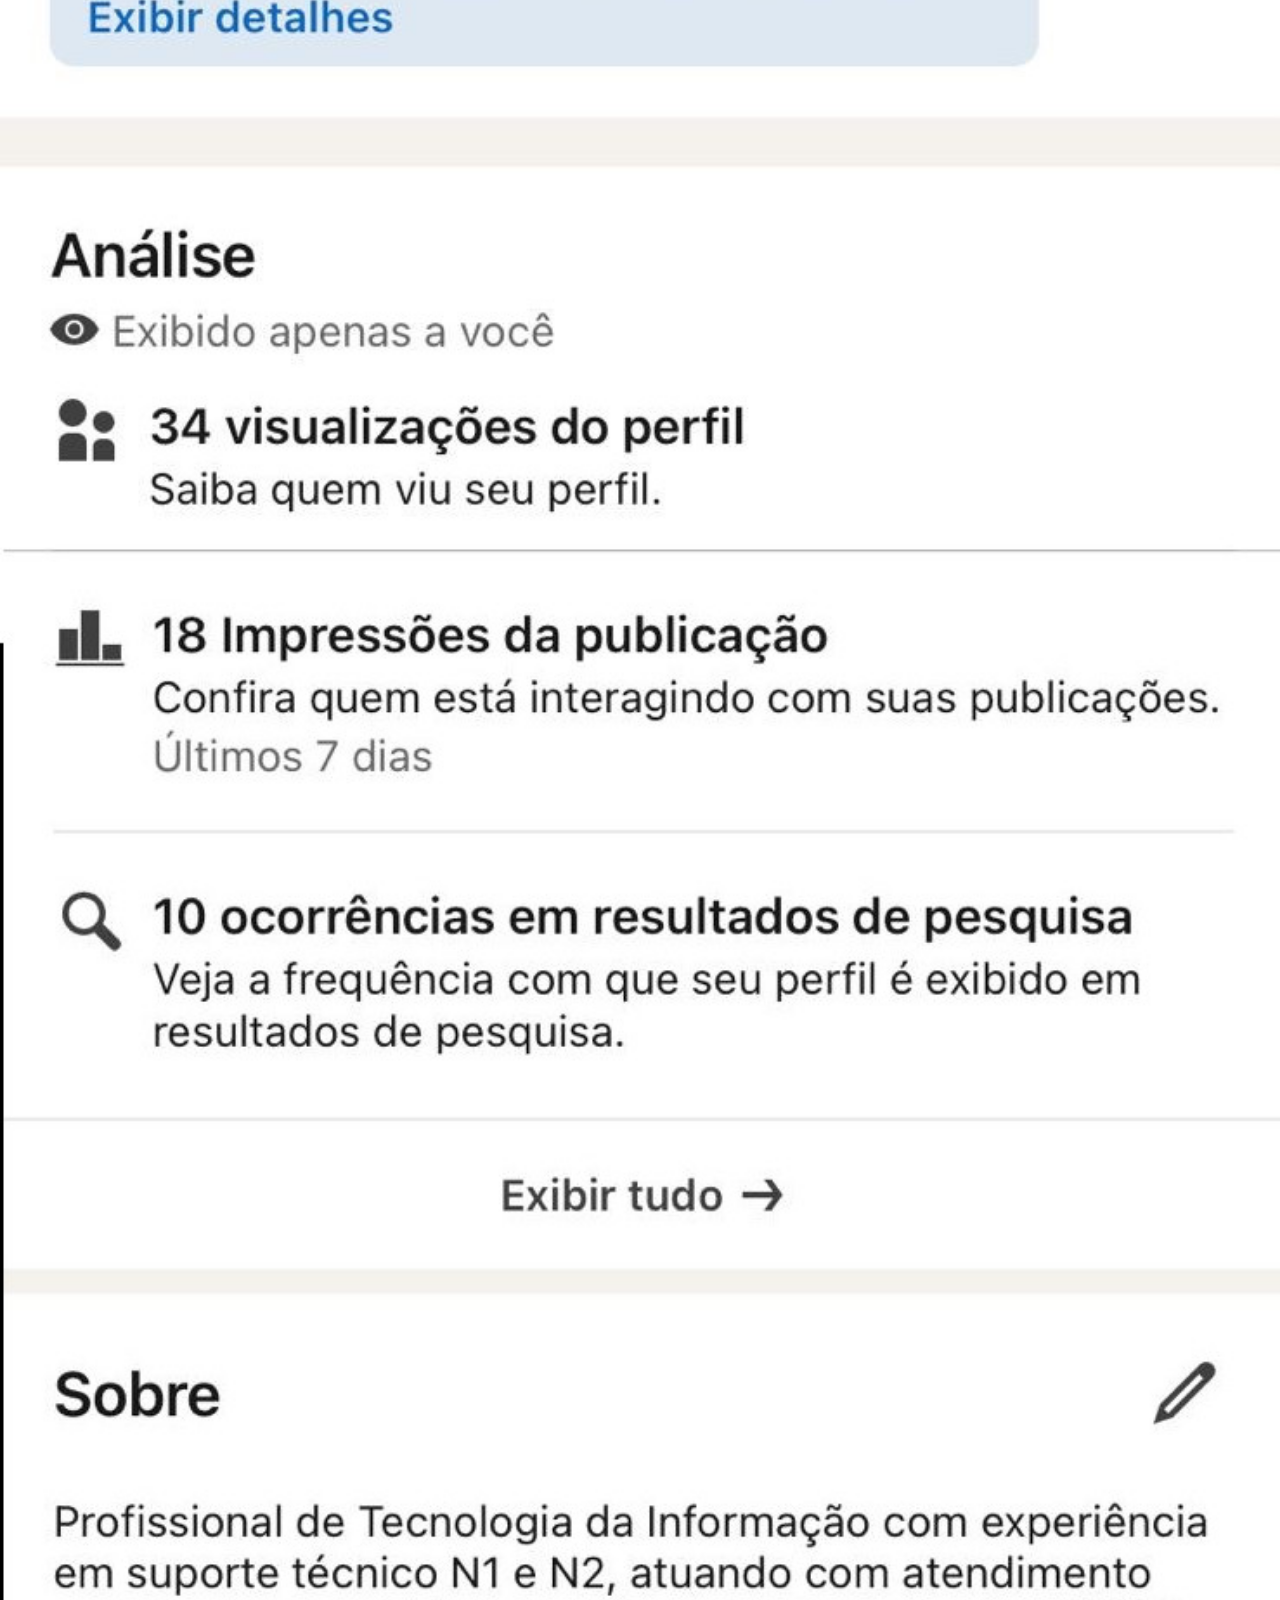
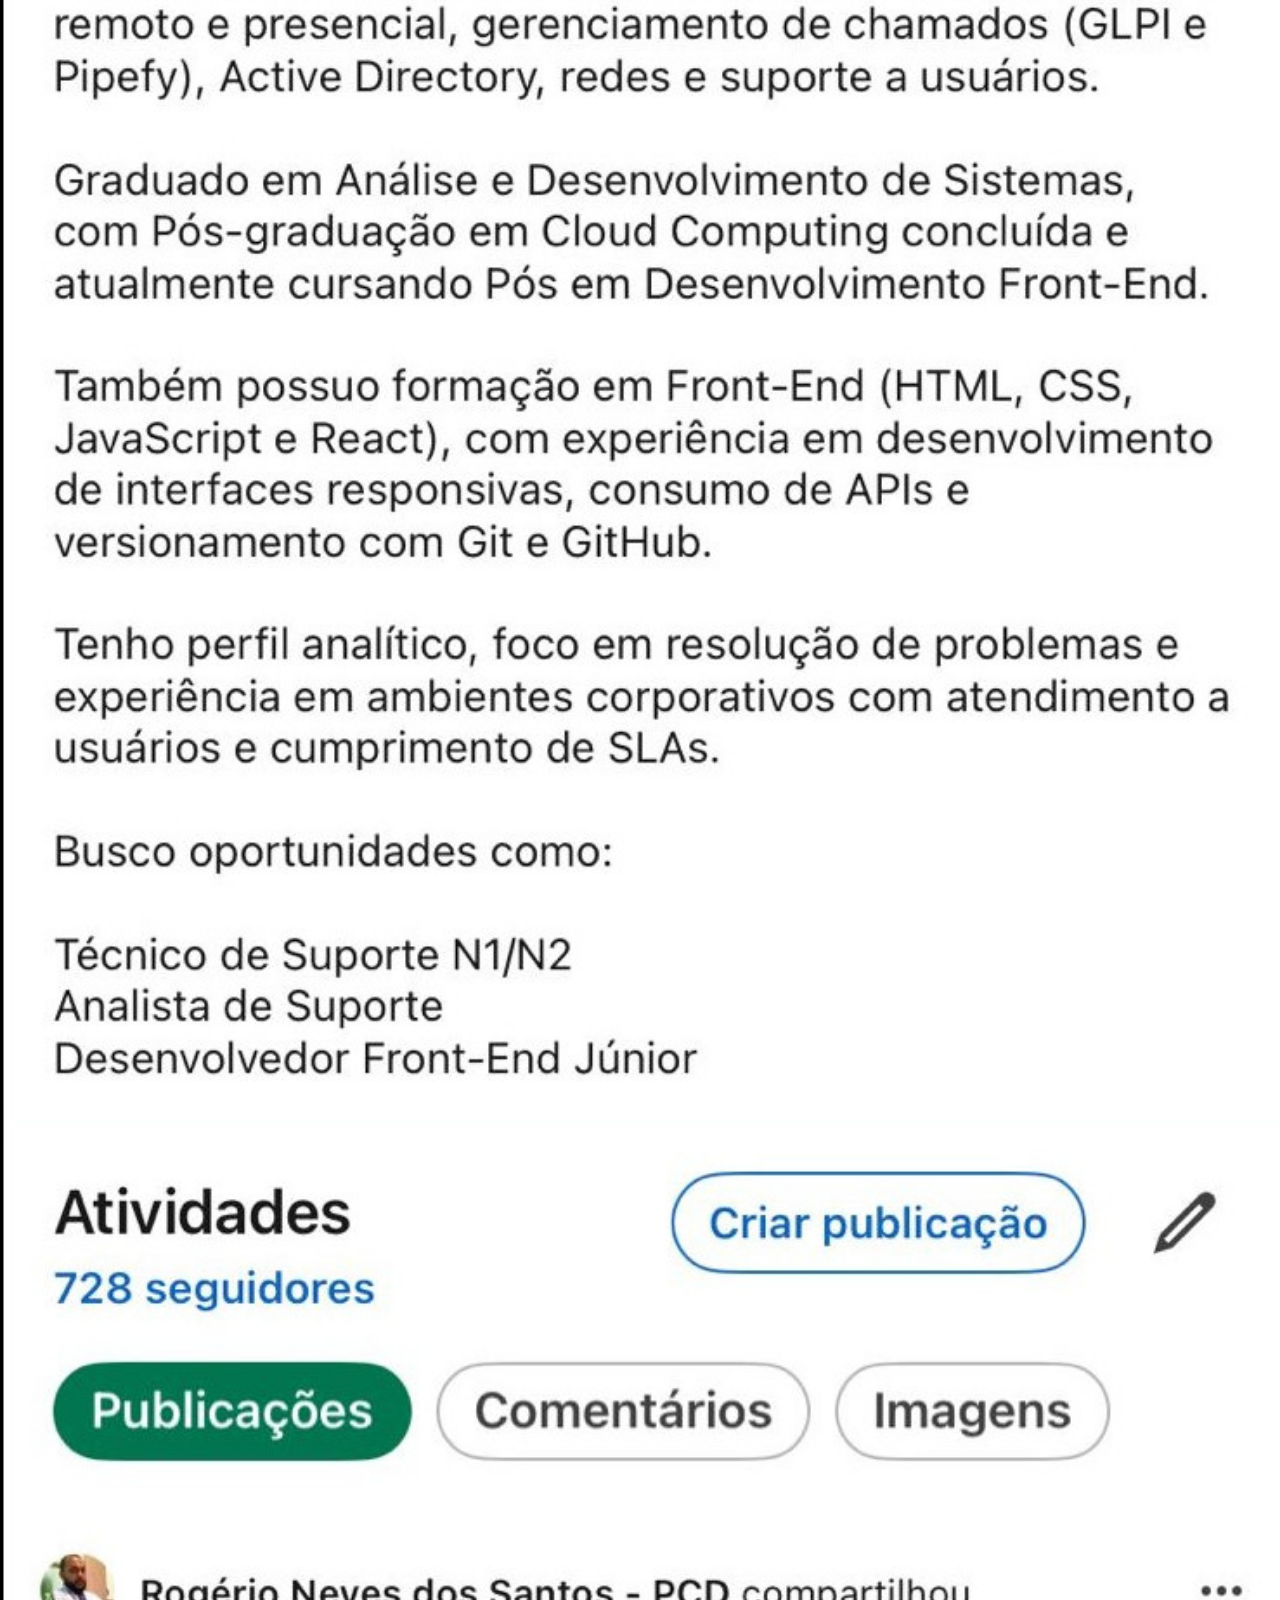
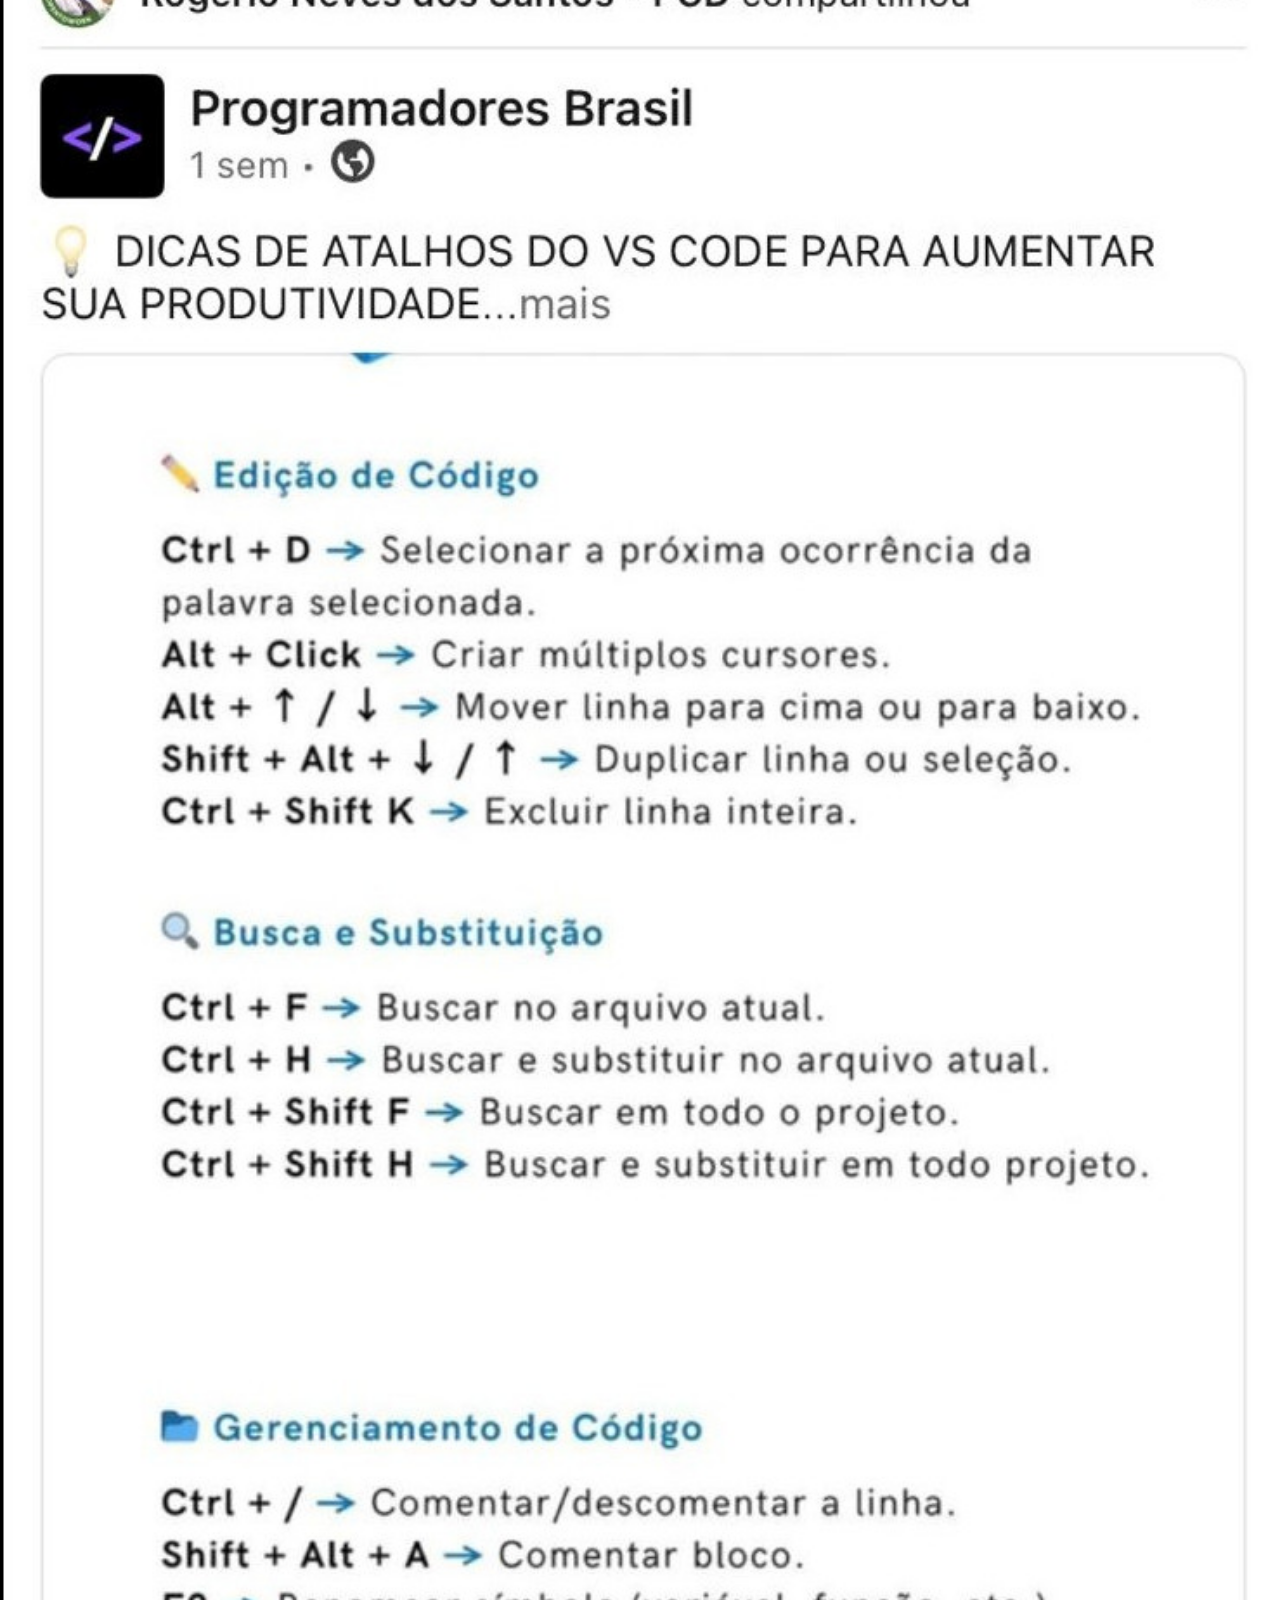
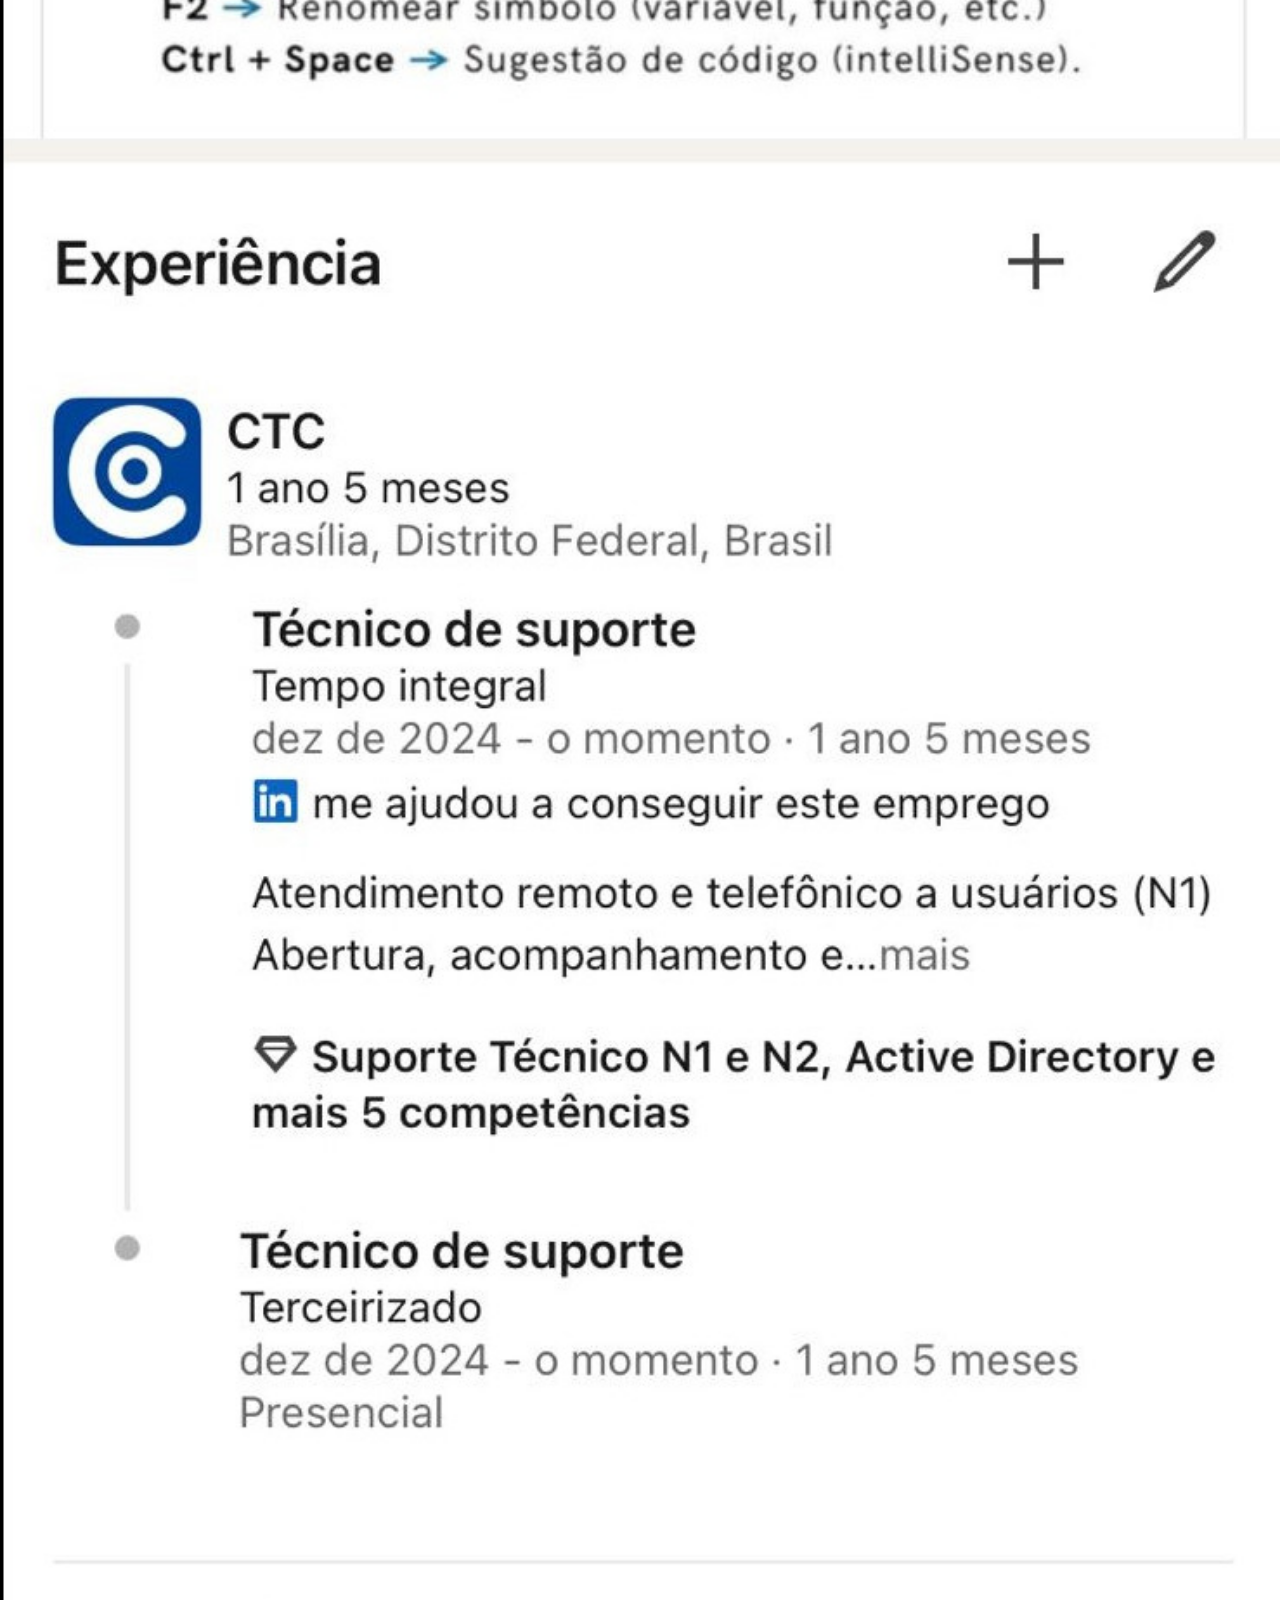
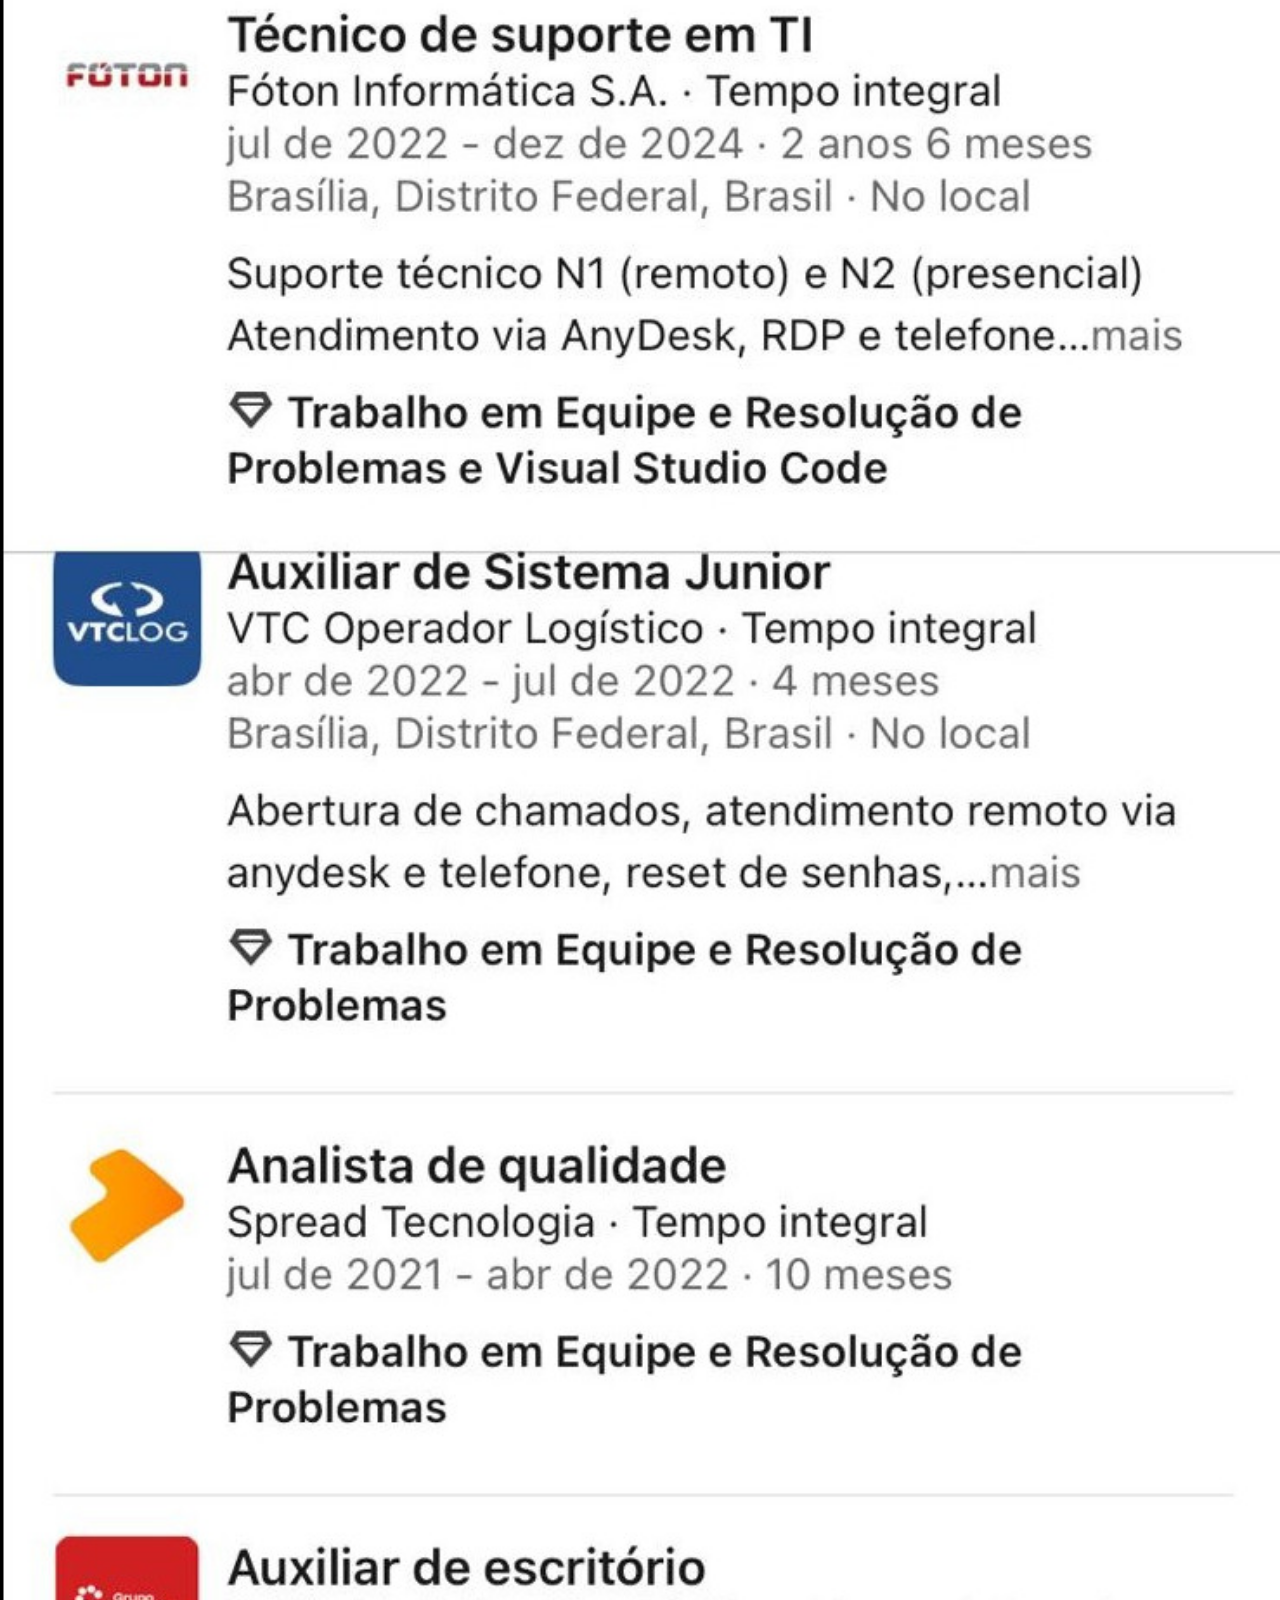
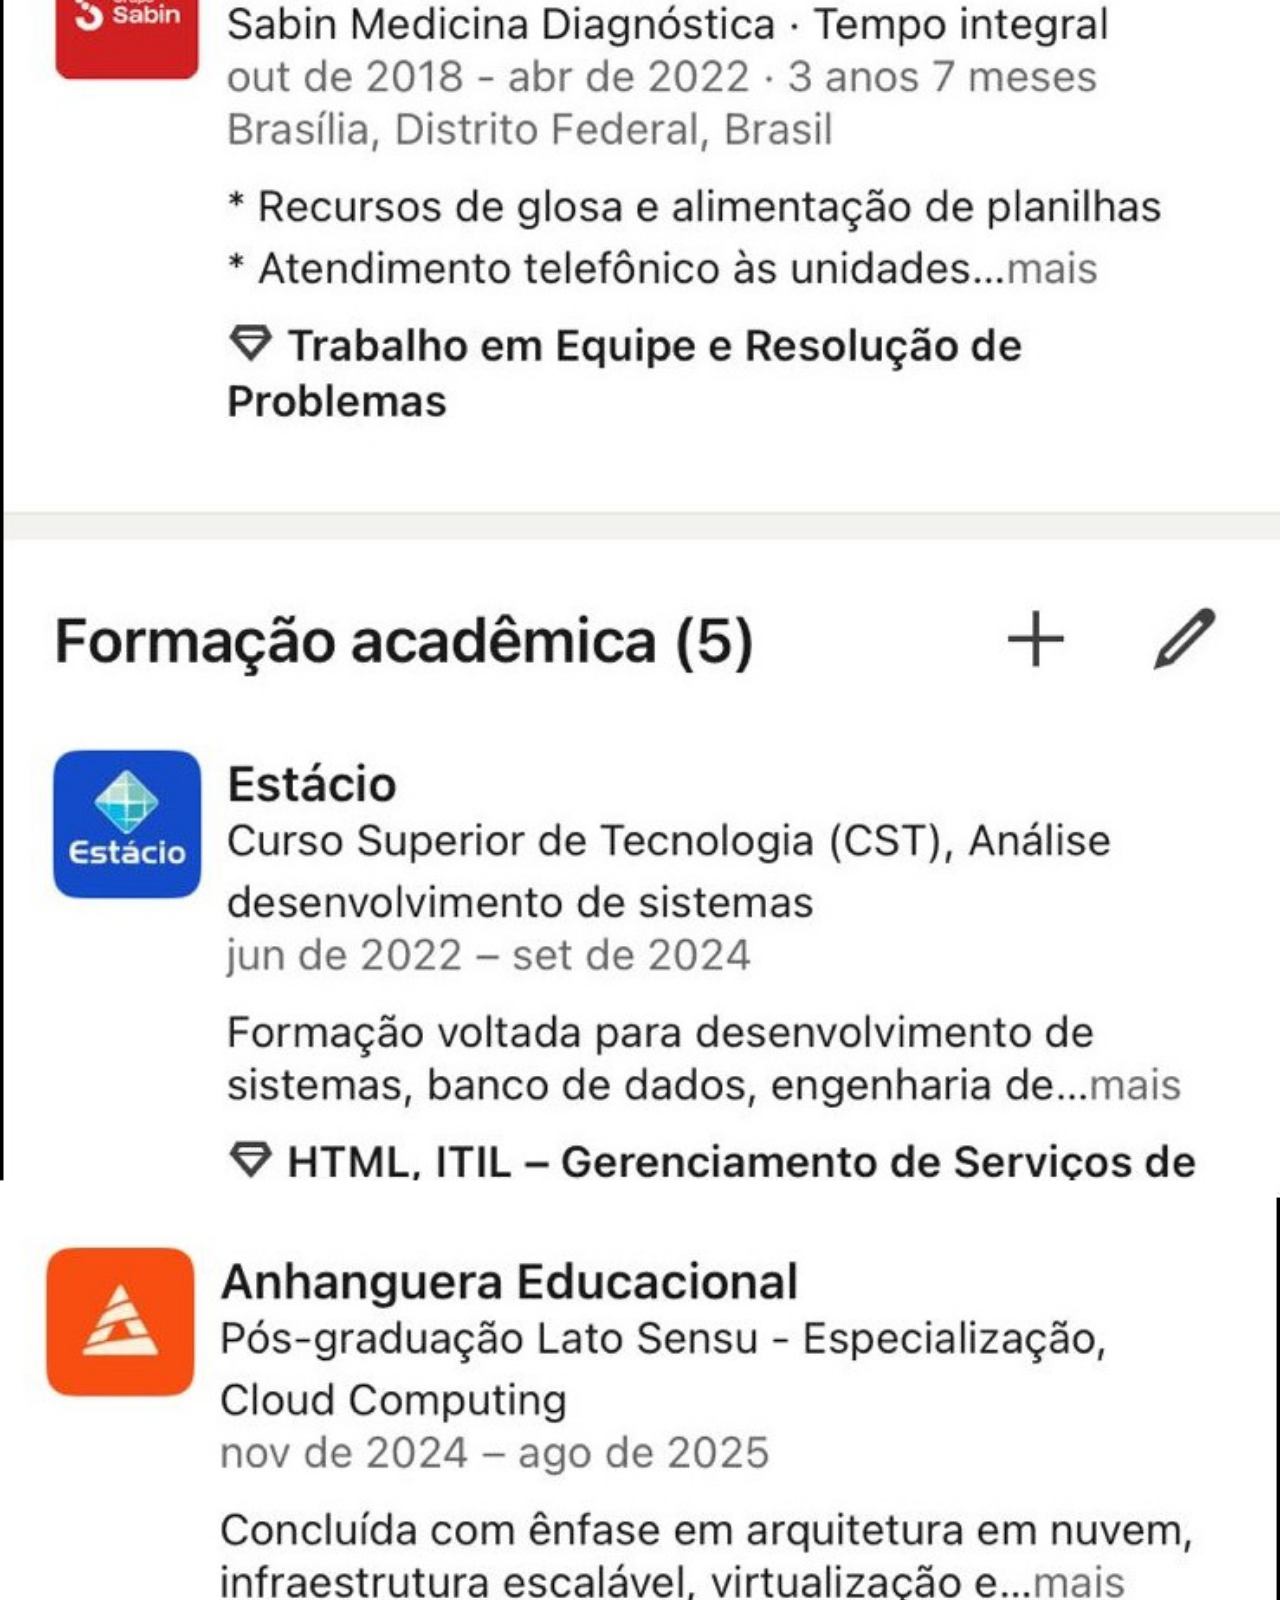
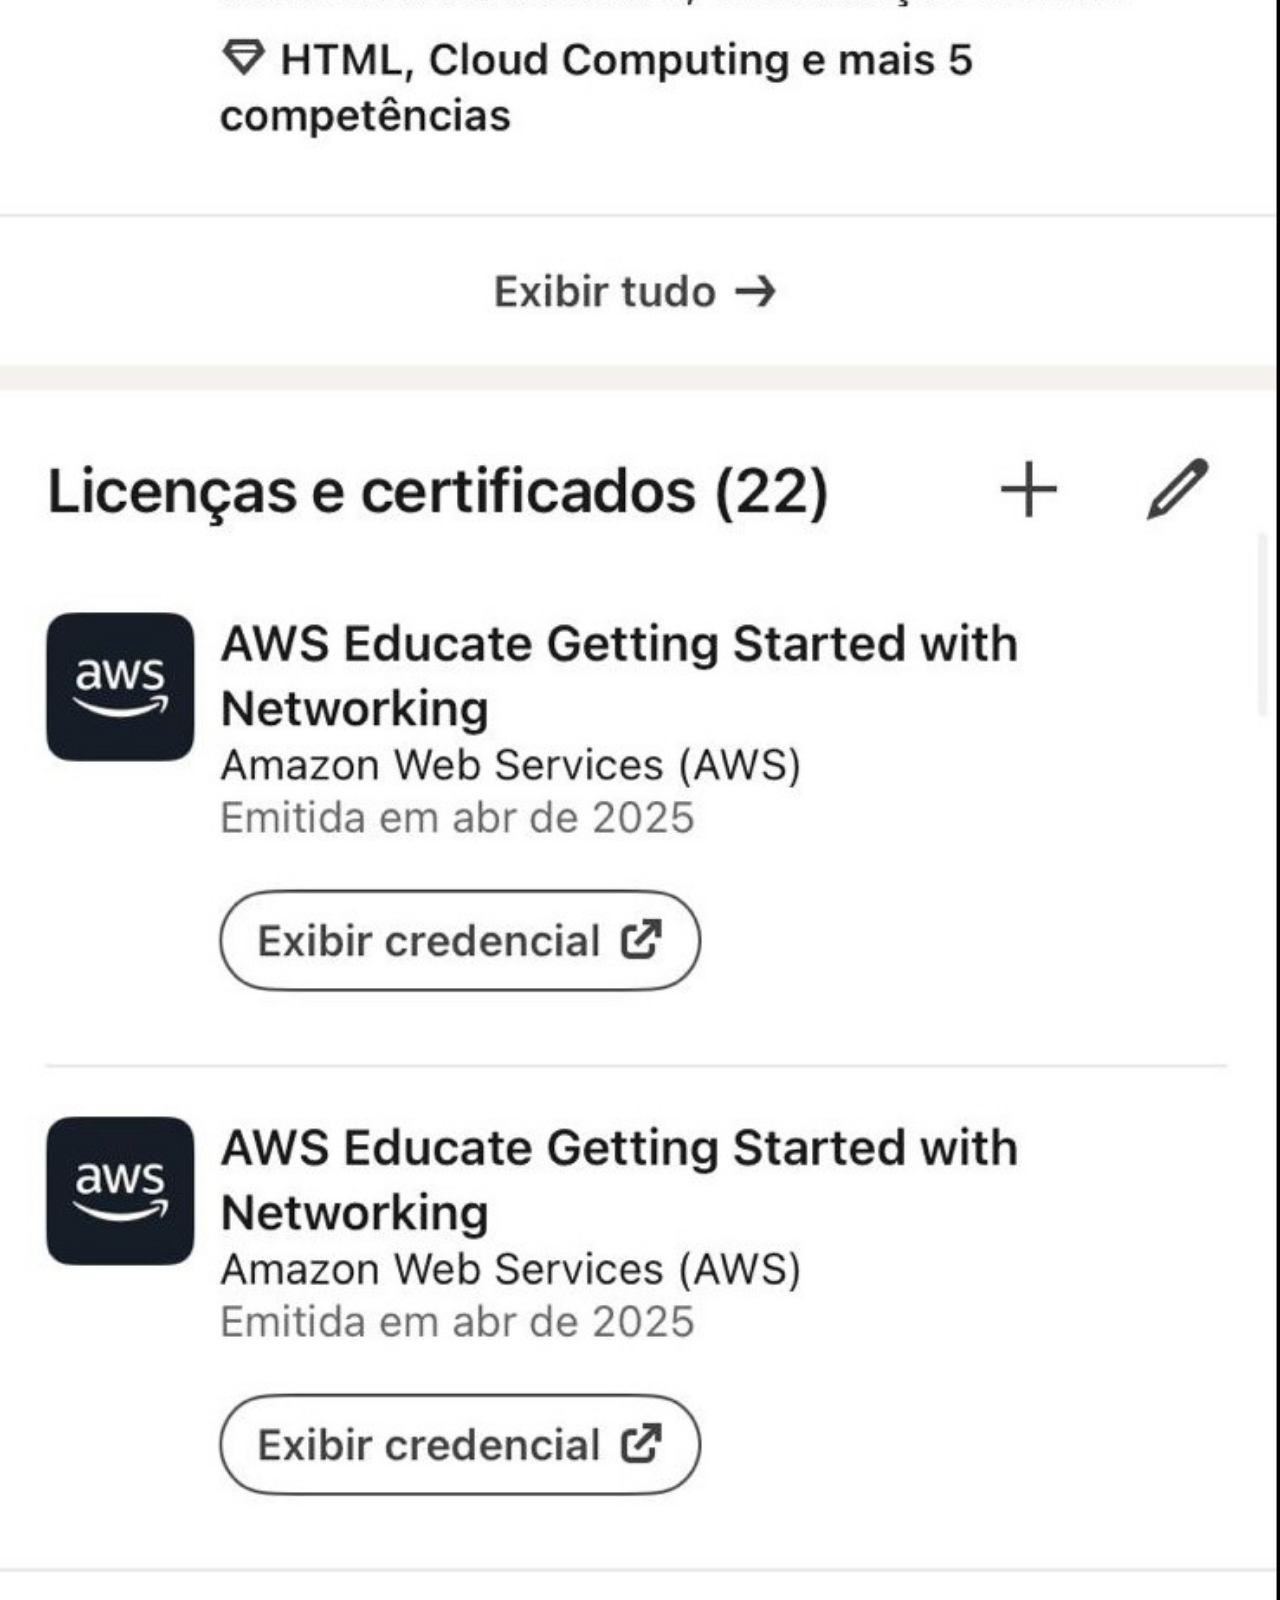
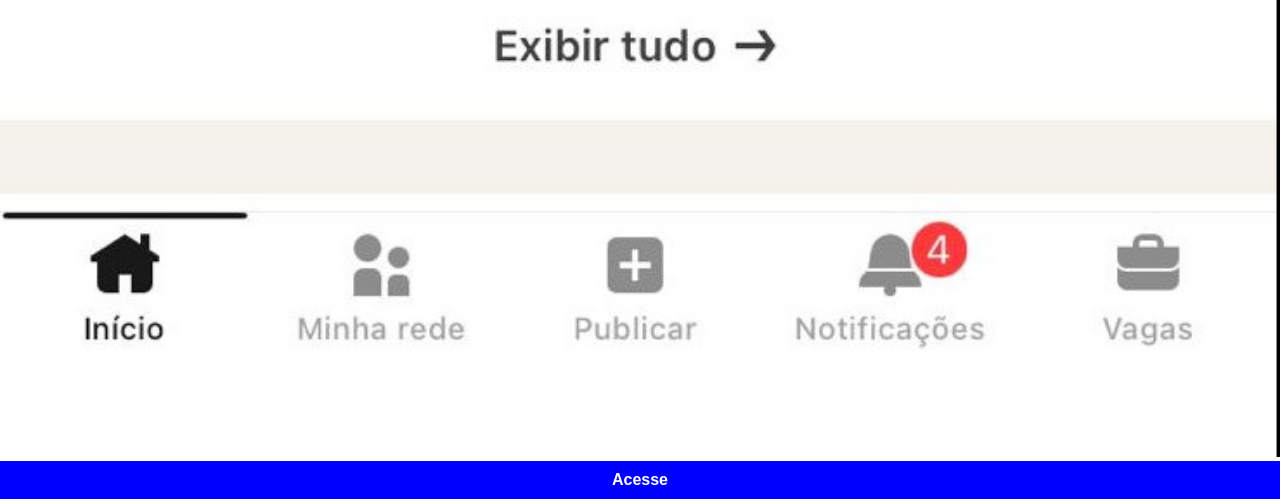
<file: linkedin.html>
<!DOCTYPE html>
<html lang="pt-br">
<head>
    <meta charset="UTF-8">
    <meta name="viewport" content="width=device-width, initial-scale=1.0">
    <title>Linkedin</title>
    <link rel="stylesheet" href="css/style_linkedin.css">
</head>
<body>
    <img src="imagens/tela-linkedin1.jpg" alt="Linkedin">
    <a href="https://www.linkedin.com/in/rog%C3%A9rio-neves-dos-santos-pcd-051423125/" target="_blank">Acesse</a>
</body>
</html>
</file>
<file: css/style.css>
@charset "UTF-8";

*{
    margin: 0px;
    padding: 0px;
    font-family: Arial, Helvetica, sans-serif;
}

html, body{
    height: 100vh;
    width: 100vw;
    background-color: black;
}

body{
    background: url('../imagens/social-media-488886_1280.jpg') no-repeat;
    background-size: cover;
    background-attachment: fixed;
}

main{
    position: relative;
    height: 100vh;
}

section#celular{
    position: absolute;
    top: 50%;
    left: 50%;
    transform: translate(-50%, -50%);
    height: 627px;
    width: 310px;
    background-color: aqua;
    background: url('../imagens/frame-iphone.png') no-repeat;
}

iframe#tela{
    position: relative;
    top: 80px;
    left: 22px;
    width: 268px;
    height: 472px;
    border-radius: 5px;
}

section#redes-sociais img{
    width: 50px;
    margin: 20px;
    box-shadow: 2px 2px 5px rgba(0, 0, 0, 0.575);
    border-radius: 10px;
    box-sizing:border-box ;
}

section#redes-sociais img:hover{
    border: 2px solid slategrey;
    box-shadow: 3px 3px 10px rgba(0, 0, 0, 0.692);
    transform: translate(3px, 3px);
    transition: transform 0.4s, border 0.2s;
}
</file>
<file: css/style_facebook.css>
@charset "UTF-8";

*{
            margin: 0px;
            padding: 0px;
            font-family: Arial, Helvetica, sans-serif;
        }

        ::-webkit-scrollbar{
            width: 0px;
            height: 0px;
        }

        img{
            width: 100vw;
        }

        a{
            display: block;
            background-color: rgba(0, 0, 255, 0.952);
            color: white;
            padding: 10px;
            text-align: center;
            font-weight: bolder;
            text-decoration: none;
        }

        a:hover{
            background-color: rgba(0, 0, 255, 0.808);
        }
</file>
<file: css/style_github.css>
@charset "UTF-8";

*{
            margin: 0px;
            padding: 0px;
            font-family: Arial, Helvetica, sans-serif;
        }

        ::-webkit-scrollbar{
            width: 0px;
            height: 0px;
        }

        img{
            width: 100vw;
        }

        a{
            display: block;
            background-color: black;
            color: white;
            padding: 10px;
            text-align: center;
            font-weight: bolder;
            text-decoration: none;
        }

        a:hover{
           background-color: rgb(53, 53, 53);
        }
</file>
<file: css/style_instagram.css>
@charset "UTF-8";

*{
            margin: 0px;
            padding: 0px;
            font-family: Arial, Helvetica, sans-serif;
        }

        ::-webkit-scrollbar{
            width: 0px;
            height: 0px;
        }

        img{
            width: 100vw;
        }

        a{
            display: block;
             background: linear-gradient(45deg, #feda75, #fa7e1e, 
             #d62976, #962fbf, #4f5bd5);
            color: white;
            padding: 10px;
            text-align: center;
            font-weight: bolder;
            text-decoration: none;
        }

        a:hover{
            background: linear-gradient(#fed975cb, #fa7d1ec2, 
             #d62977bd, #962fbfb6, #4f5ad5a8);
             color: rgba(255, 255, 255, 0.699);
        }
</file>
<file: css/style_linkedin.css>
@charset "UTF-8";

*{
            margin: 0px;
            padding: 0px;
            font-family: Arial, Helvetica, sans-serif;
        }

        ::-webkit-scrollbar{
            width: 0px;
            height: 0px;
        }

        img{
            width: 100vw;
        }

        a{
            display: block;
            background-color: blue;
            color: white;
            padding: 10px;
            text-align: center;
            font-weight: bolder;
            text-decoration: none;
        }

        a:hover{
            background-color: white;
            color: blue;
        }
</file>
